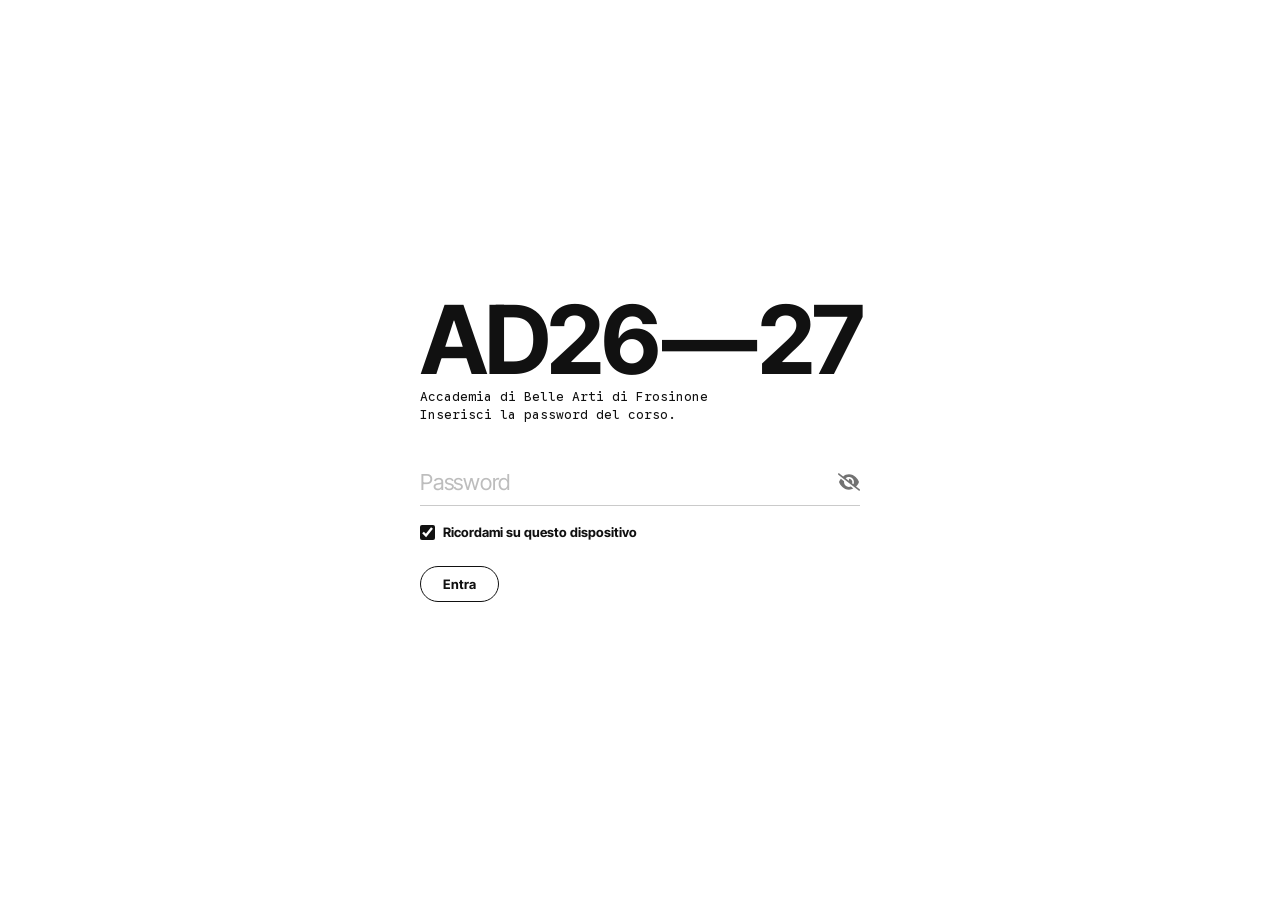
<file: link.html>
<!DOCTYPE html>
<html class="staticrypt-html">
    <head>
<meta name="robots" content="noindex" />
        <meta charset="utf-8" />
        <meta name="color-scheme" content="light" />
        <title>Art Direction 26/27</title>
        <meta name="viewport" content="width=device-width, initial-scale=1" />

        <!-- do not cache this page -->
        <meta http-equiv="cache-control" content="max-age=0" />
        <meta http-equiv="cache-control" content="no-cache" />
        <meta http-equiv="expires" content="0" />
        <meta http-equiv="expires" content="Tue, 01 Jan 1980 1:00:00 GMT" />
        <meta http-equiv="pragma" content="no-cache" />

        <style>
@font-face{font-family:"Inter Tight";src:url(fonts/inter-tight-latin-400-normal.woff2) format("woff2");font-weight:400}
@font-face{font-family:"Inter Tight";src:url(fonts/inter-tight-latin-700-normal.woff2) format("woff2");font-weight:700}
@font-face{font-family:"GSC";src:url(fonts/google-sans-code-latin-wght-normal.woff2) format("woff2");font-weight:100 900}
html,body{margin:0;height:100%;color-scheme:light}
.staticrypt-body{background:#fff;color:#111;font-family:"Inter Tight","Helvetica Neue",Arial,sans-serif;-webkit-font-smoothing:antialiased}
.hidden{display:none !important}
.staticrypt-content{min-height:100%;display:flex;align-items:center;justify-content:center;padding:20px;box-sizing:border-box}
.staticrypt-page{width:100%;max-width:440px}
.staticrypt-form{background:none;box-shadow:none;padding:0;margin:0}
.staticrypt-instructions{margin:0 0 34px}
.staticrypt-title{font-family:"Inter Tight","Helvetica Neue",Arial,sans-serif;font-weight:700;line-height:.8;letter-spacing:-.035em;margin:0 0 10px;white-space:nowrap;font-size:96px}.staticrypt-title .ad{display:inline-block;padding-top:.04em}.staticrypt-title .ad-dash{font-style:normal;margin-inline:.045em}
.staticrypt-instructions p:not(.staticrypt-title){font-family:"GSC",monospace;font-size:13px;line-height:1.45;margin:0;color:#111}
.staticrypt-hr{display:none}
.staticrypt-password-container{position:relative;border-bottom:1px solid #CACACA}
#staticrypt-password{width:100%;box-sizing:border-box;border:0;outline:0;background:transparent;font-family:"Inter Tight",sans-serif;font-size:22px;letter-spacing:-.01em;padding:10px 40px 10px 0;color:#111}
#staticrypt-password::placeholder{color:#bdbdbd}
.staticrypt-toggle-password-visibility{position:absolute;right:0;top:50%;transform:translateY(-50%);width:22px;height:22px;cursor:pointer;opacity:.55}
.staticrypt-remember{display:flex;align-items:center;gap:8px;font-size:13px;font-weight:700;margin:18px 0 0;cursor:pointer}
.staticrypt-remember input{width:15px;height:15px;margin:0;accent-color:#111}
.staticrypt-decrypt-button{margin-top:26px;font-family:"Inter Tight",sans-serif;font-size:13px;font-weight:700;color:#111;background:#fff;border:1px solid #111;border-radius:999px;padding:9px 22px;cursor:pointer;-webkit-appearance:none;appearance:none;transition:background .2s,color .2s}
.staticrypt-decrypt-button:hover,.staticrypt-decrypt-button:focus-visible{background:#111;color:#fff}
.staticrypt-spinner-container{height:100%;display:flex;align-items:center;justify-content:center}
.staticrypt-spinner{width:22px;height:22px;border:1.6px solid #111;border-right-color:transparent;border-radius:50%;animation:sp .8s linear infinite}
@keyframes sp{to{transform:rotate(360deg)}}
</style>
    </head>

    <body class="staticrypt-body">
        <div id="staticrypt_loading" class="staticrypt-spinner-container">
            <div class="staticrypt-spinner"></div>
        </div>

        <div id="staticrypt_content" class="staticrypt-content hidden">
            <div class="staticrypt-page">
                <div class="staticrypt-form">
                    <div class="staticrypt-instructions">
                        <p class="staticrypt-title" aria-label="Art Direction 2026–27"><span class="ad">AD26<i class="ad-dash">—</i>27</span></p>
                        <p>Accademia di Belle Arti di Frosinone<br>Inserisci la password del corso.</p>
                    </div>

                    <hr class="staticrypt-hr" />

                    <form id="staticrypt-form" action="#" method="post">
                        <div class="staticrypt-password-container">
                            <input
                                id="staticrypt-password"
                                type="password"
                                name="password"
                                placeholder="Password"
                                autofocus
                            />

                            <img
                                class="staticrypt-toggle-password-visibility"
                                alt="Show password"
                                title="Show password"
                                src="[data-uri]"
                            />
                        </div>

                        <label id="staticrypt-remember-label" class="staticrypt-remember hidden">
                            <input id="staticrypt-remember" type="checkbox" name="remember" checked />
                            Ricordami su questo dispositivo
                        </label>

                        <input type="submit" class="staticrypt-decrypt-button" value="Entra" />
                    </form>
                </div>
            </div>
        </div>

        <script>
            // these variables will be filled when generating the file - the template format is 'variable_name'
            const staticryptInitiator = ((function(){
  const exports = {};
  const cryptoEngine = ((function(){
  const exports = {};
  const { subtle } = crypto;

const IV_BITS = 16 * 8;
const HEX_BITS = 4;
const ENCRYPTION_ALGO = "AES-CBC";

/**
 * Translates between utf8 encoded hexadecimal strings
 * and Uint8Array bytes.
 */
const HexEncoder = {
    /**
     * hex string -> bytes
     * @param {string} hexString
     * @returns {Uint8Array}
     */
    parse: function (hexString) {
        if (hexString.length % 2 !== 0) throw "Invalid hexString";
        const arrayBuffer = new Uint8Array(hexString.length / 2);

        for (let i = 0; i < hexString.length; i += 2) {
            const byteValue = parseInt(hexString.substring(i, i + 2), 16);
            if (isNaN(byteValue)) {
                throw "Invalid hexString";
            }
            arrayBuffer[i / 2] = byteValue;
        }
        return arrayBuffer;
    },

    /**
     * bytes -> hex string
     * @param {Uint8Array} bytes
     * @returns {string}
     */
    stringify: function (bytes) {
        const hexBytes = [];

        for (let i = 0; i < bytes.length; ++i) {
            let byteString = bytes[i].toString(16);
            if (byteString.length < 2) {
                byteString = "0" + byteString;
            }
            hexBytes.push(byteString);
        }
        return hexBytes.join("");
    },
};

/**
 * Translates between utf8 strings and Uint8Array bytes.
 */
const UTF8Encoder = {
    parse: function (str) {
        return new TextEncoder().encode(str);
    },

    stringify: function (bytes) {
        return new TextDecoder().decode(bytes);
    },
};

/**
 * Salt and encrypt a msg with a password.
 */
async function encrypt(msg, hashedPassword) {
    // Must be 16 bytes, unpredictable, and preferably cryptographically random. However, it need not be secret.
    // https://developer.mozilla.org/en-US/docs/Web/API/SubtleCrypto/encrypt#parameters
    const iv = crypto.getRandomValues(new Uint8Array(IV_BITS / 8));

    const key = await subtle.importKey("raw", HexEncoder.parse(hashedPassword), ENCRYPTION_ALGO, false, ["encrypt"]);

    const encrypted = await subtle.encrypt(
        {
            name: ENCRYPTION_ALGO,
            iv: iv,
        },
        key,
        UTF8Encoder.parse(msg)
    );

    // iv will be 32 hex characters, we prepend it to the ciphertext for use in decryption
    return HexEncoder.stringify(iv) + HexEncoder.stringify(new Uint8Array(encrypted));
}
exports.encrypt = encrypt;

/**
 * Decrypt a salted msg using a password.
 *
 * @param {string} encryptedMsg
 * @param {string} hashedPassword
 * @returns {Promise<string>}
 */
async function decrypt(encryptedMsg, hashedPassword) {
    const ivLength = IV_BITS / HEX_BITS;
    const iv = HexEncoder.parse(encryptedMsg.substring(0, ivLength));
    const encrypted = encryptedMsg.substring(ivLength);

    const key = await subtle.importKey("raw", HexEncoder.parse(hashedPassword), ENCRYPTION_ALGO, false, ["decrypt"]);

    const outBuffer = await subtle.decrypt(
        {
            name: ENCRYPTION_ALGO,
            iv: iv,
        },
        key,
        HexEncoder.parse(encrypted)
    );

    return UTF8Encoder.stringify(new Uint8Array(outBuffer));
}
exports.decrypt = decrypt;

/**
 * Salt and hash the password so it can be stored in localStorage without opening a password reuse vulnerability.
 *
 * @param {string} password
 * @param {string} salt
 * @returns {Promise<string>}
 */
async function hashPassword(password, salt) {
    // we hash the password in multiple steps, each adding more iterations. This is because we used to allow less
    // iterations, so for backward compatibility reasons, we need to support going from that to more iterations.
    let hashedPassword = await hashLegacyRound(password, salt);

    hashedPassword = await hashSecondRound(hashedPassword, salt);

    return hashThirdRound(hashedPassword, salt);
}
exports.hashPassword = hashPassword;

/**
 * This hashes the password with 1k iterations. This is a low number, we need this function to support backwards
 * compatibility.
 *
 * @param {string} password
 * @param {string} salt
 * @returns {Promise<string>}
 */
function hashLegacyRound(password, salt) {
    return pbkdf2(password, salt, 1000, "SHA-1");
}
exports.hashLegacyRound = hashLegacyRound;

/**
 * Add a second round of iterations. This is because we used to use 1k, so for backwards compatibility with
 * remember-me/autodecrypt links, we need to support going from that to more iterations.
 *
 * @param hashedPassword
 * @param salt
 * @returns {Promise<string>}
 */
function hashSecondRound(hashedPassword, salt) {
    return pbkdf2(hashedPassword, salt, 14000, "SHA-256");
}
exports.hashSecondRound = hashSecondRound;

/**
 * Add a third round of iterations to bring total number to 600k. This is because we used to use 1k, then 15k, so for
 * backwards compatibility with remember-me/autodecrypt links, we need to support going from that to more iterations.
 *
 * @param hashedPassword
 * @param salt
 * @returns {Promise<string>}
 */
function hashThirdRound(hashedPassword, salt) {
    return pbkdf2(hashedPassword, salt, 585000, "SHA-256");
}
exports.hashThirdRound = hashThirdRound;

/**
 * Salt and hash the password so it can be stored in localStorage without opening a password reuse vulnerability.
 *
 * @param {string} password
 * @param {string} salt
 * @param {int} iterations
 * @param {string} hashAlgorithm
 * @returns {Promise<string>}
 */
async function pbkdf2(password, salt, iterations, hashAlgorithm) {
    const key = await subtle.importKey("raw", UTF8Encoder.parse(password), "PBKDF2", false, ["deriveBits"]);

    const keyBytes = await subtle.deriveBits(
        {
            name: "PBKDF2",
            hash: hashAlgorithm,
            iterations,
            salt: UTF8Encoder.parse(salt),
        },
        key,
        256
    );

    return HexEncoder.stringify(new Uint8Array(keyBytes));
}

function generateRandomSalt() {
    const bytes = crypto.getRandomValues(new Uint8Array(128 / 8));

    return HexEncoder.stringify(new Uint8Array(bytes));
}
exports.generateRandomSalt = generateRandomSalt;

async function signMessage(hashedPassword, message) {
    const key = await subtle.importKey(
        "raw",
        HexEncoder.parse(hashedPassword),
        {
            name: "HMAC",
            hash: "SHA-256",
        },
        false,
        ["sign"]
    );
    const signature = await subtle.sign("HMAC", key, UTF8Encoder.parse(message));

    return HexEncoder.stringify(new Uint8Array(signature));
}
exports.signMessage = signMessage;

function getRandomAlphanum() {
    const possibleCharacters = "abcdefghijklmnopqrstuvwxyzABCDEFGHIJKLMNOPQRSTUVWXYZ0123456789";

    let byteArray;
    let parsedInt;

    // Keep generating new random bytes until we get a value that falls
    // within a range that can be evenly divided by possibleCharacters.length
    do {
        byteArray = crypto.getRandomValues(new Uint8Array(1));
        // extract the lowest byte to get an int from 0 to 255 (probably unnecessary, since we're only generating 1 byte)
        parsedInt = byteArray[0] & 0xff;
    } while (parsedInt >= 256 - (256 % possibleCharacters.length));

    // Take the modulo of the parsed integer to get a random number between 0 and totalLength - 1
    const randomIndex = parsedInt % possibleCharacters.length;

    return possibleCharacters[randomIndex];
}

/**
 * Generate a random string of a given length.
 *
 * @param {int} length
 * @returns {string}
 */
function generateRandomString(length) {
    let randomString = "";

    for (let i = 0; i < length; i++) {
        randomString += getRandomAlphanum();
    }

    return randomString;
}
exports.generateRandomString = generateRandomString;

  return exports;
})());
const codec = ((function(){
  const exports = {};
  /**
 * Initialize the codec with the provided cryptoEngine - this return functions to encode and decode messages.
 *
 * @param cryptoEngine - the engine to use for encryption / decryption
 */
function init(cryptoEngine) {
    const exports = {};

    /**
     * Top-level function for encoding a message.
     * Includes password hashing, encryption, and signing.
     *
     * @param {string} msg
     * @param {string} password
     * @param {string} salt
     *
     * @returns {string} The encoded text
     */
    async function encode(msg, password, salt) {
        const hashedPassword = await cryptoEngine.hashPassword(password, salt);

        const encrypted = await cryptoEngine.encrypt(msg, hashedPassword);

        // we use the hashed password in the HMAC because this is effectively what will be used a password (so we can store
        // it in localStorage safely, we don't use the clear text password)
        const hmac = await cryptoEngine.signMessage(hashedPassword, encrypted);

        return hmac + encrypted;
    }
    exports.encode = encode;

    /**
     * Encode using a password that has already been hashed. This is useful to encode multiple messages in a row, that way
     * we don't need to hash the password multiple times.
     *
     * @param {string} msg
     * @param {string} hashedPassword
     *
     * @returns {string} The encoded text
     */
    async function encodeWithHashedPassword(msg, hashedPassword) {
        const encrypted = await cryptoEngine.encrypt(msg, hashedPassword);

        // we use the hashed password in the HMAC because this is effectively what will be used a password (so we can store
        // it in localStorage safely, we don't use the clear text password)
        const hmac = await cryptoEngine.signMessage(hashedPassword, encrypted);

        return hmac + encrypted;
    }
    exports.encodeWithHashedPassword = encodeWithHashedPassword;

    /**
     * Top-level function for decoding a message.
     * Includes signature check and decryption.
     *
     * @param {string} signedMsg
     * @param {string} hashedPassword
     * @param {string} salt
     * @param {int} backwardCompatibleAttempt
     * @param {string} originalPassword
     *
     * @returns {Object} {success: true, decoded: string} | {success: false, message: string}
     */
    async function decode(signedMsg, hashedPassword, salt, backwardCompatibleAttempt = 0, originalPassword = "") {
        const encryptedHMAC = signedMsg.substring(0, 64);
        const encryptedMsg = signedMsg.substring(64);
        const decryptedHMAC = await cryptoEngine.signMessage(hashedPassword, encryptedMsg);

        if (decryptedHMAC !== encryptedHMAC) {
            // we have been raising the number of iterations in the hashing algorithm multiple times, so to support the old
            // remember-me/autodecrypt links we need to try bringing the old hashes up to speed.
            originalPassword = originalPassword || hashedPassword;
            if (backwardCompatibleAttempt === 0) {
                const updatedHashedPassword = await cryptoEngine.hashThirdRound(originalPassword, salt);

                return decode(signedMsg, updatedHashedPassword, salt, backwardCompatibleAttempt + 1, originalPassword);
            }
            if (backwardCompatibleAttempt === 1) {
                let updatedHashedPassword = await cryptoEngine.hashSecondRound(originalPassword, salt);
                updatedHashedPassword = await cryptoEngine.hashThirdRound(updatedHashedPassword, salt);

                return decode(signedMsg, updatedHashedPassword, salt, backwardCompatibleAttempt + 1, originalPassword);
            }

            return { success: false, message: "Signature mismatch" };
        }

        return {
            success: true,
            decoded: await cryptoEngine.decrypt(encryptedMsg, hashedPassword),
        };
    }
    exports.decode = decode;

    return exports;
}
exports.init = init;

  return exports;
})());
const decode = codec.init(cryptoEngine).decode;

/**
 * Initialize the staticrypt module, that exposes functions callbable by the password_template.
 *
 * @param {{
 *  staticryptEncryptedMsgUniqueVariableName: string,
 *  isRememberEnabled: boolean,
 *  rememberDurationInDays: number,
 *  staticryptSaltUniqueVariableName: string,
 * }} staticryptConfig - object of data that is stored on the password_template at encryption time.
 *
 * @param {{
 *  rememberExpirationKey: string,
 *  rememberPassphraseKey: string,
 *  replaceHtmlCallback: function,
 *  clearLocalStorageCallback: function,
 * }} templateConfig - object of data that can be configured by a custom password_template.
 */
function init(staticryptConfig, templateConfig) {
    const exports = {};

    /**
     * Decrypt our encrypted page, replace the whole HTML.
     *
     * @param {string} hashedPassword
     * @returns {Promise<boolean>}
     */
    async function decryptAndReplaceHtml(hashedPassword) {
        const { staticryptEncryptedMsgUniqueVariableName, staticryptSaltUniqueVariableName } = staticryptConfig;
        const { replaceHtmlCallback } = templateConfig;

        const result = await decode(
            staticryptEncryptedMsgUniqueVariableName,
            hashedPassword,
            staticryptSaltUniqueVariableName
        );
        if (!result.success) {
            return false;
        }
        const plainHTML = result.decoded;

        // if the user configured a callback call it, otherwise just replace the whole HTML
        if (typeof replaceHtmlCallback === "function") {
            replaceHtmlCallback(plainHTML);
        } else {
            document.write(plainHTML);
            document.close();
        }

        return true;
    }

    /**
     * Attempt to decrypt the page and replace the whole HTML.
     *
     * @param {string} password
     * @param {boolean} isRememberChecked
     *
     * @returns {Promise<{isSuccessful: boolean, hashedPassword?: string}>} - we return an object, so that if we want to
     *   expose more information in the future we can do it without breaking the password_template
     */
    async function handleDecryptionOfPage(password, isRememberChecked) {
        const { staticryptSaltUniqueVariableName } = staticryptConfig;

        // decrypt and replace the whole page
        const hashedPassword = await cryptoEngine.hashPassword(password, staticryptSaltUniqueVariableName);
        return handleDecryptionOfPageFromHash(hashedPassword, isRememberChecked);
    }
    exports.handleDecryptionOfPage = handleDecryptionOfPage;

    async function handleDecryptionOfPageFromHash(hashedPassword, isRememberChecked) {
        const { isRememberEnabled, rememberDurationInDays } = staticryptConfig;
        const { rememberExpirationKey, rememberPassphraseKey } = templateConfig;

        const isDecryptionSuccessful = await decryptAndReplaceHtml(hashedPassword);

        if (!isDecryptionSuccessful) {
            return {
                isSuccessful: false,
                hashedPassword,
            };
        }

        // remember the hashedPassword and set its expiration if necessary
        if (isRememberEnabled && isRememberChecked) {
            window.localStorage.setItem(rememberPassphraseKey, hashedPassword);

            // set the expiration if the duration isn't 0 (meaning no expiration)
            if (rememberDurationInDays > 0) {
                window.localStorage.setItem(
                    rememberExpirationKey,
                    (new Date().getTime() + rememberDurationInDays * 24 * 60 * 60 * 1000).toString()
                );
            }
        }

        return {
            isSuccessful: true,
            hashedPassword,
        };
    }
    exports.handleDecryptionOfPageFromHash = handleDecryptionOfPageFromHash;

    /**
     * Clear localstorage from staticrypt related values
     */
    function clearLocalStorage() {
        const { clearLocalStorageCallback, rememberExpirationKey, rememberPassphraseKey } = templateConfig;

        if (typeof clearLocalStorageCallback === "function") {
            clearLocalStorageCallback();
        } else {
            localStorage.removeItem(rememberPassphraseKey);
            localStorage.removeItem(rememberExpirationKey);
        }
    }

    async function handleDecryptOnLoad() {
        let isSuccessful = await decryptOnLoadFromUrl();

        if (!isSuccessful) {
            isSuccessful = await decryptOnLoadFromRememberMe();
        }

        return { isSuccessful };
    }
    exports.handleDecryptOnLoad = handleDecryptOnLoad;

    /**
     * Clear storage if we are logging out
     *
     * @returns {boolean} - whether we logged out
     */
    function logoutIfNeeded() {
        const logoutKey = "staticrypt_logout";

        // handle logout through query param
        const queryParams = new URLSearchParams(window.location.search);
        if (queryParams.has(logoutKey)) {
            clearLocalStorage();
            return true;
        }

        // handle logout through URL fragment
        const hash = window.location.hash.substring(1);
        if (hash.includes(logoutKey)) {
            clearLocalStorage();
            return true;
        }

        return false;
    }

    /**
     * To be called on load: check if we want to try to decrypt and replace the HTML with the decrypted content, and
     * try to do it if needed.
     *
     * @returns {Promise<boolean>} true if we derypted and replaced the whole page, false otherwise
     */
    async function decryptOnLoadFromRememberMe() {
        const { rememberDurationInDays } = staticryptConfig;
        const { rememberExpirationKey, rememberPassphraseKey } = templateConfig;

        // if we are login out, terminate
        if (logoutIfNeeded()) {
            return false;
        }

        // if there is expiration configured, check if we're not beyond the expiration
        if (rememberDurationInDays && rememberDurationInDays > 0) {
            const expiration = localStorage.getItem(rememberExpirationKey),
                isExpired = expiration && new Date().getTime() > parseInt(expiration);

            if (isExpired) {
                clearLocalStorage();
                return false;
            }
        }

        const hashedPassword = localStorage.getItem(rememberPassphraseKey);

        if (hashedPassword) {
            // try to decrypt
            const isDecryptionSuccessful = await decryptAndReplaceHtml(hashedPassword);

            // if the decryption is unsuccessful the password might be wrong - silently clear the saved data and let
            // the user fill the password form again
            if (!isDecryptionSuccessful) {
                clearLocalStorage();
                return false;
            }

            return true;
        }

        return false;
    }

    async function decryptOnLoadFromUrl() {
        const passwordKey = "staticrypt_pwd";
        const rememberMeKey = "remember_me";

        // try to get the password from the query param (for backward compatibility - we now want to avoid this method,
        // since it sends the hashed password to the server which isn't needed)
        const queryParams = new URLSearchParams(window.location.search);
        const hashedPasswordQuery = queryParams.get(passwordKey);
        const rememberMeQuery = queryParams.get(rememberMeKey);

        const urlFragment = window.location.hash.substring(1);
        // get the password from the url fragment
        const hashedPasswordRegexMatch = urlFragment.match(new RegExp(passwordKey + "=([^&]*)"));
        const hashedPasswordFragment = hashedPasswordRegexMatch ? hashedPasswordRegexMatch[1] : null;
        const rememberMeFragment = urlFragment.includes(rememberMeKey);

        const hashedPassword = hashedPasswordFragment || hashedPasswordQuery;
        const rememberMe = rememberMeFragment || rememberMeQuery;

        if (hashedPassword) {
            return handleDecryptionOfPageFromHash(hashedPassword, rememberMe);
        }

        return false;
    }

    return exports;
}
exports.init = init;

  return exports;
})());
            const templateError = "Password non corretta",
                templateToggleAltShow = "Show password",
                templateToggleAltHide = "Hide password",
                isRememberEnabled = true,
                staticryptConfig = {"staticryptEncryptedMsgUniqueVariableName":"[base64]","isRememberEnabled":true,"rememberDurationInDays":30,"staticryptSaltUniqueVariableName":"b821e0aa10d270e2ea5f87ff5c4ee084"};

            // you can edit these values to customize some of the behavior of StatiCrypt
            const templateConfig = {
                rememberExpirationKey: "staticrypt_expiration",
                rememberPassphraseKey: "staticrypt_passphrase",
                replaceHtmlCallback: function (html) {
                    // 27.10: la pagina resta nascosta finché style.css non è caricato (niente lampo di testo senza stile), come in Design editoriale
                    html = html.replace(/<head([^>]*)>/i, '<head$1><style id="sc-pre">html{visibility:hidden}</style>');
                    html = html.replace(/<body([^>]*)>/i, '<body$1><scr' + 'ipt>(function(){var s=document.getElementById("sc-pre");if(s)s.remove();})();<\/script>');
                    document.write(html);
                    document.close();
                },
                clearLocalStorageCallback: null,
            };

            // init the staticrypt engine
            const staticrypt = staticryptInitiator.init(staticryptConfig, templateConfig);

            const SESSION_KEY = "staticrypt_sessione";

            // try to automatically decrypt on load if there is a saved password
            window.onload = async function () {
                let { isSuccessful } = await staticrypt.handleDecryptOnLoad();

                // 27.10: senza «Ricordami» la password vale per la sessione del browser (sessionStorage),
                // così passando tra Lezioni, Studenti e Link non viene richiesta di nuovo
                if (!isSuccessful) {
                    let h = null;
                    try { h = sessionStorage.getItem(SESSION_KEY); } catch (e) {}
                    if (h) {
                        ({ isSuccessful } = await staticrypt.handleDecryptionOfPageFromHash(h, false));
                        if (!isSuccessful) { try { sessionStorage.removeItem(SESSION_KEY); } catch (e) {} }
                    }
                }

                // if we didn't decrypt anything on load, show the password prompt. Otherwise the content has already been
                // replaced, no need to do anything
                if (!isSuccessful) {
                    // hide loading screen
                    document.getElementById("staticrypt_loading").classList.add("hidden");
                    document.getElementById("staticrypt_content").classList.remove("hidden");
                    document.getElementById("staticrypt-password").focus();

                    // show the remember me checkbox
                    if (isRememberEnabled) {
                        document.getElementById("staticrypt-remember-label").classList.remove("hidden");
                    }
                }
            };

            // toggle password visibility
            const toggleIcon = document.querySelector(".staticrypt-toggle-password-visibility");
            // these two icons are coming from FontAwesome
            const imgSrcEyeClosed =
                "[data-uri]";
            const imgSrcEyeOpened =
                "[data-uri]";
            toggleIcon.addEventListener("click", function () {
                const passwordInput = document.getElementById("staticrypt-password");
                if (passwordInput.type === "password") {
                    passwordInput.type = "text";
                    toggleIcon.src = imgSrcEyeOpened;
                    toggleIcon.alt = templateToggleAltHide;
                    toggleIcon.title = templateToggleAltHide;
                } else {
                    passwordInput.type = "password";
                    toggleIcon.src = imgSrcEyeClosed;
                    toggleIcon.alt = templateToggleAltShow;
                    toggleIcon.title = templateToggleAltShow;
                }
            });

            // handle password form submission
            document.getElementById("staticrypt-form").addEventListener("submit", async function (e) {
                e.preventDefault();

                const password = document.getElementById("staticrypt-password").value,
                    isRememberChecked = document.getElementById("staticrypt-remember").checked;

                const { isSuccessful, hashedPassword } = await staticrypt.handleDecryptionOfPage(password, isRememberChecked);

                if (isSuccessful && hashedPassword) {
                    try { sessionStorage.setItem(SESSION_KEY, hashedPassword); } catch (e) {}
                }

                if (!isSuccessful) {
                    alert(templateError);
                }
            });
        </script>
    <script>
(function () {
  function fit() {
    var t = document.querySelector('.staticrypt-title'), a = t && t.querySelector('.ad'), w = t && t.parentNode.clientWidth;
    if (!a || !w) return;
    t.style.fontSize = '100px';
    t.style.fontSize = (100 * w / a.getBoundingClientRect().width) + 'px';
  }
  if (document.fonts && document.fonts.ready) document.fonts.ready.then(fit);
  window.addEventListener('load', fit); window.addEventListener('resize', fit);
  new MutationObserver(fit).observe(document.getElementById('staticrypt_content'), { attributes: true, attributeFilter: ['class'] });
})();
</script>
</body>
</html>
</file>
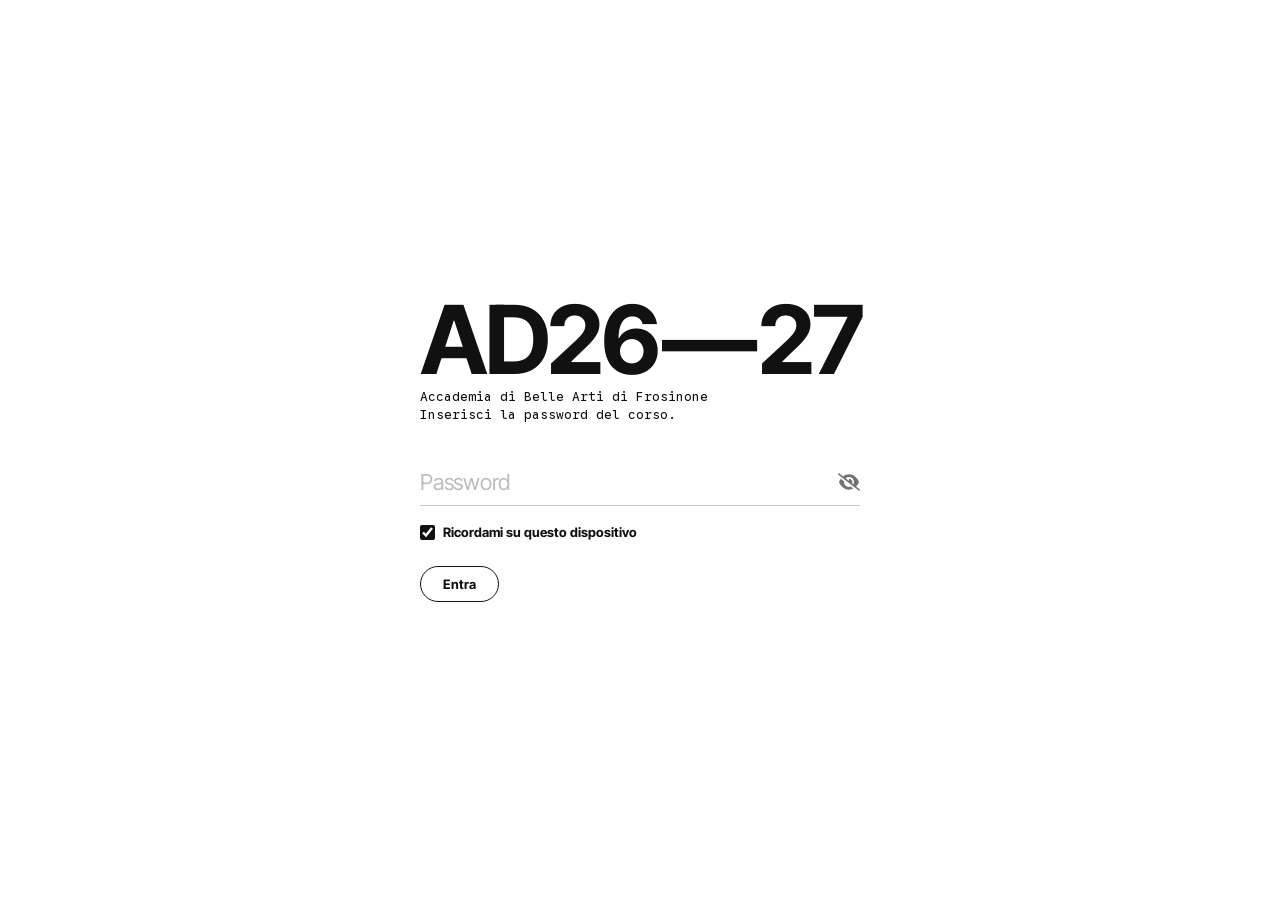
<file: risorse-colore.html>
<!DOCTYPE html>
<html class="staticrypt-html">
    <head>
<meta name="robots" content="noindex" />
        <meta charset="utf-8" />
        <meta name="color-scheme" content="light" />
        <title>Art Direction 26/27</title>
        <meta name="viewport" content="width=device-width, initial-scale=1" />

        <!-- do not cache this page -->
        <meta http-equiv="cache-control" content="max-age=0" />
        <meta http-equiv="cache-control" content="no-cache" />
        <meta http-equiv="expires" content="0" />
        <meta http-equiv="expires" content="Tue, 01 Jan 1980 1:00:00 GMT" />
        <meta http-equiv="pragma" content="no-cache" />

        <style>
@font-face{font-family:"Inter Tight";src:url(fonts/inter-tight-latin-400-normal.woff2) format("woff2");font-weight:400}
@font-face{font-family:"Inter Tight";src:url(fonts/inter-tight-latin-700-normal.woff2) format("woff2");font-weight:700}
@font-face{font-family:"GSC";src:url(fonts/google-sans-code-latin-wght-normal.woff2) format("woff2");font-weight:100 900}
html,body{margin:0;height:100%;color-scheme:light}
.staticrypt-body{background:#fff;color:#111;font-family:"Inter Tight","Helvetica Neue",Arial,sans-serif;-webkit-font-smoothing:antialiased}
.hidden{display:none !important}
.staticrypt-content{min-height:100%;display:flex;align-items:center;justify-content:center;padding:20px;box-sizing:border-box}
.staticrypt-page{width:100%;max-width:440px}
.staticrypt-form{background:none;box-shadow:none;padding:0;margin:0}
.staticrypt-instructions{margin:0 0 34px}
.staticrypt-title{font-family:"Inter Tight","Helvetica Neue",Arial,sans-serif;font-weight:700;line-height:.8;letter-spacing:-.035em;margin:0 0 10px;white-space:nowrap;font-size:96px}.staticrypt-title .ad{display:inline-block;padding-top:.04em}.staticrypt-title .ad-dash{font-style:normal;margin-inline:.045em}
.staticrypt-instructions p:not(.staticrypt-title){font-family:"GSC",monospace;font-size:13px;line-height:1.45;margin:0;color:#111}
.staticrypt-hr{display:none}
.staticrypt-password-container{position:relative;border-bottom:1px solid #CACACA}
#staticrypt-password{width:100%;box-sizing:border-box;border:0;outline:0;background:transparent;font-family:"Inter Tight",sans-serif;font-size:22px;letter-spacing:-.01em;padding:10px 40px 10px 0;color:#111}
#staticrypt-password::placeholder{color:#bdbdbd}
.staticrypt-toggle-password-visibility{position:absolute;right:0;top:50%;transform:translateY(-50%);width:22px;height:22px;cursor:pointer;opacity:.55}
.staticrypt-remember{display:flex;align-items:center;gap:8px;font-size:13px;font-weight:700;margin:18px 0 0;cursor:pointer}
.staticrypt-remember input{width:15px;height:15px;margin:0;accent-color:#111}
.staticrypt-decrypt-button{margin-top:26px;font-family:"Inter Tight",sans-serif;font-size:13px;font-weight:700;color:#111;background:#fff;border:1px solid #111;border-radius:999px;padding:9px 22px;cursor:pointer;-webkit-appearance:none;appearance:none;transition:background .2s,color .2s}
.staticrypt-decrypt-button:hover,.staticrypt-decrypt-button:focus-visible{background:#111;color:#fff}
.staticrypt-spinner-container{height:100%;display:flex;align-items:center;justify-content:center}
.staticrypt-spinner{width:22px;height:22px;border:1.6px solid #111;border-right-color:transparent;border-radius:50%;animation:sp .8s linear infinite}
@keyframes sp{to{transform:rotate(360deg)}}
</style>
    </head>

    <body class="staticrypt-body">
        <div id="staticrypt_loading" class="staticrypt-spinner-container">
            <div class="staticrypt-spinner"></div>
        </div>

        <div id="staticrypt_content" class="staticrypt-content hidden">
            <div class="staticrypt-page">
                <div class="staticrypt-form">
                    <div class="staticrypt-instructions">
                        <p class="staticrypt-title" aria-label="Art Direction 2026–27"><span class="ad">AD26<i class="ad-dash">—</i>27</span></p>
                        <p>Accademia di Belle Arti di Frosinone<br>Inserisci la password del corso.</p>
                    </div>

                    <hr class="staticrypt-hr" />

                    <form id="staticrypt-form" action="#" method="post">
                        <div class="staticrypt-password-container">
                            <input
                                id="staticrypt-password"
                                type="password"
                                name="password"
                                placeholder="Password"
                                autofocus
                            />

                            <img
                                class="staticrypt-toggle-password-visibility"
                                alt="Show password"
                                title="Show password"
                                src="[data-uri]"
                            />
                        </div>

                        <label id="staticrypt-remember-label" class="staticrypt-remember hidden">
                            <input id="staticrypt-remember" type="checkbox" name="remember" checked />
                            Ricordami su questo dispositivo
                        </label>

                        <input type="submit" class="staticrypt-decrypt-button" value="Entra" />
                    </form>
                </div>
            </div>
        </div>

        <script>
            // these variables will be filled when generating the file - the template format is 'variable_name'
            const staticryptInitiator = ((function(){
  const exports = {};
  const cryptoEngine = ((function(){
  const exports = {};
  const { subtle } = crypto;

const IV_BITS = 16 * 8;
const HEX_BITS = 4;
const ENCRYPTION_ALGO = "AES-CBC";

/**
 * Translates between utf8 encoded hexadecimal strings
 * and Uint8Array bytes.
 */
const HexEncoder = {
    /**
     * hex string -> bytes
     * @param {string} hexString
     * @returns {Uint8Array}
     */
    parse: function (hexString) {
        if (hexString.length % 2 !== 0) throw "Invalid hexString";
        const arrayBuffer = new Uint8Array(hexString.length / 2);

        for (let i = 0; i < hexString.length; i += 2) {
            const byteValue = parseInt(hexString.substring(i, i + 2), 16);
            if (isNaN(byteValue)) {
                throw "Invalid hexString";
            }
            arrayBuffer[i / 2] = byteValue;
        }
        return arrayBuffer;
    },

    /**
     * bytes -> hex string
     * @param {Uint8Array} bytes
     * @returns {string}
     */
    stringify: function (bytes) {
        const hexBytes = [];

        for (let i = 0; i < bytes.length; ++i) {
            let byteString = bytes[i].toString(16);
            if (byteString.length < 2) {
                byteString = "0" + byteString;
            }
            hexBytes.push(byteString);
        }
        return hexBytes.join("");
    },
};

/**
 * Translates between utf8 strings and Uint8Array bytes.
 */
const UTF8Encoder = {
    parse: function (str) {
        return new TextEncoder().encode(str);
    },

    stringify: function (bytes) {
        return new TextDecoder().decode(bytes);
    },
};

/**
 * Salt and encrypt a msg with a password.
 */
async function encrypt(msg, hashedPassword) {
    // Must be 16 bytes, unpredictable, and preferably cryptographically random. However, it need not be secret.
    // https://developer.mozilla.org/en-US/docs/Web/API/SubtleCrypto/encrypt#parameters
    const iv = crypto.getRandomValues(new Uint8Array(IV_BITS / 8));

    const key = await subtle.importKey("raw", HexEncoder.parse(hashedPassword), ENCRYPTION_ALGO, false, ["encrypt"]);

    const encrypted = await subtle.encrypt(
        {
            name: ENCRYPTION_ALGO,
            iv: iv,
        },
        key,
        UTF8Encoder.parse(msg)
    );

    // iv will be 32 hex characters, we prepend it to the ciphertext for use in decryption
    return HexEncoder.stringify(iv) + HexEncoder.stringify(new Uint8Array(encrypted));
}
exports.encrypt = encrypt;

/**
 * Decrypt a salted msg using a password.
 *
 * @param {string} encryptedMsg
 * @param {string} hashedPassword
 * @returns {Promise<string>}
 */
async function decrypt(encryptedMsg, hashedPassword) {
    const ivLength = IV_BITS / HEX_BITS;
    const iv = HexEncoder.parse(encryptedMsg.substring(0, ivLength));
    const encrypted = encryptedMsg.substring(ivLength);

    const key = await subtle.importKey("raw", HexEncoder.parse(hashedPassword), ENCRYPTION_ALGO, false, ["decrypt"]);

    const outBuffer = await subtle.decrypt(
        {
            name: ENCRYPTION_ALGO,
            iv: iv,
        },
        key,
        HexEncoder.parse(encrypted)
    );

    return UTF8Encoder.stringify(new Uint8Array(outBuffer));
}
exports.decrypt = decrypt;

/**
 * Salt and hash the password so it can be stored in localStorage without opening a password reuse vulnerability.
 *
 * @param {string} password
 * @param {string} salt
 * @returns {Promise<string>}
 */
async function hashPassword(password, salt) {
    // we hash the password in multiple steps, each adding more iterations. This is because we used to allow less
    // iterations, so for backward compatibility reasons, we need to support going from that to more iterations.
    let hashedPassword = await hashLegacyRound(password, salt);

    hashedPassword = await hashSecondRound(hashedPassword, salt);

    return hashThirdRound(hashedPassword, salt);
}
exports.hashPassword = hashPassword;

/**
 * This hashes the password with 1k iterations. This is a low number, we need this function to support backwards
 * compatibility.
 *
 * @param {string} password
 * @param {string} salt
 * @returns {Promise<string>}
 */
function hashLegacyRound(password, salt) {
    return pbkdf2(password, salt, 1000, "SHA-1");
}
exports.hashLegacyRound = hashLegacyRound;

/**
 * Add a second round of iterations. This is because we used to use 1k, so for backwards compatibility with
 * remember-me/autodecrypt links, we need to support going from that to more iterations.
 *
 * @param hashedPassword
 * @param salt
 * @returns {Promise<string>}
 */
function hashSecondRound(hashedPassword, salt) {
    return pbkdf2(hashedPassword, salt, 14000, "SHA-256");
}
exports.hashSecondRound = hashSecondRound;

/**
 * Add a third round of iterations to bring total number to 600k. This is because we used to use 1k, then 15k, so for
 * backwards compatibility with remember-me/autodecrypt links, we need to support going from that to more iterations.
 *
 * @param hashedPassword
 * @param salt
 * @returns {Promise<string>}
 */
function hashThirdRound(hashedPassword, salt) {
    return pbkdf2(hashedPassword, salt, 585000, "SHA-256");
}
exports.hashThirdRound = hashThirdRound;

/**
 * Salt and hash the password so it can be stored in localStorage without opening a password reuse vulnerability.
 *
 * @param {string} password
 * @param {string} salt
 * @param {int} iterations
 * @param {string} hashAlgorithm
 * @returns {Promise<string>}
 */
async function pbkdf2(password, salt, iterations, hashAlgorithm) {
    const key = await subtle.importKey("raw", UTF8Encoder.parse(password), "PBKDF2", false, ["deriveBits"]);

    const keyBytes = await subtle.deriveBits(
        {
            name: "PBKDF2",
            hash: hashAlgorithm,
            iterations,
            salt: UTF8Encoder.parse(salt),
        },
        key,
        256
    );

    return HexEncoder.stringify(new Uint8Array(keyBytes));
}

function generateRandomSalt() {
    const bytes = crypto.getRandomValues(new Uint8Array(128 / 8));

    return HexEncoder.stringify(new Uint8Array(bytes));
}
exports.generateRandomSalt = generateRandomSalt;

async function signMessage(hashedPassword, message) {
    const key = await subtle.importKey(
        "raw",
        HexEncoder.parse(hashedPassword),
        {
            name: "HMAC",
            hash: "SHA-256",
        },
        false,
        ["sign"]
    );
    const signature = await subtle.sign("HMAC", key, UTF8Encoder.parse(message));

    return HexEncoder.stringify(new Uint8Array(signature));
}
exports.signMessage = signMessage;

function getRandomAlphanum() {
    const possibleCharacters = "abcdefghijklmnopqrstuvwxyzABCDEFGHIJKLMNOPQRSTUVWXYZ0123456789";

    let byteArray;
    let parsedInt;

    // Keep generating new random bytes until we get a value that falls
    // within a range that can be evenly divided by possibleCharacters.length
    do {
        byteArray = crypto.getRandomValues(new Uint8Array(1));
        // extract the lowest byte to get an int from 0 to 255 (probably unnecessary, since we're only generating 1 byte)
        parsedInt = byteArray[0] & 0xff;
    } while (parsedInt >= 256 - (256 % possibleCharacters.length));

    // Take the modulo of the parsed integer to get a random number between 0 and totalLength - 1
    const randomIndex = parsedInt % possibleCharacters.length;

    return possibleCharacters[randomIndex];
}

/**
 * Generate a random string of a given length.
 *
 * @param {int} length
 * @returns {string}
 */
function generateRandomString(length) {
    let randomString = "";

    for (let i = 0; i < length; i++) {
        randomString += getRandomAlphanum();
    }

    return randomString;
}
exports.generateRandomString = generateRandomString;

  return exports;
})());
const codec = ((function(){
  const exports = {};
  /**
 * Initialize the codec with the provided cryptoEngine - this return functions to encode and decode messages.
 *
 * @param cryptoEngine - the engine to use for encryption / decryption
 */
function init(cryptoEngine) {
    const exports = {};

    /**
     * Top-level function for encoding a message.
     * Includes password hashing, encryption, and signing.
     *
     * @param {string} msg
     * @param {string} password
     * @param {string} salt
     *
     * @returns {string} The encoded text
     */
    async function encode(msg, password, salt) {
        const hashedPassword = await cryptoEngine.hashPassword(password, salt);

        const encrypted = await cryptoEngine.encrypt(msg, hashedPassword);

        // we use the hashed password in the HMAC because this is effectively what will be used a password (so we can store
        // it in localStorage safely, we don't use the clear text password)
        const hmac = await cryptoEngine.signMessage(hashedPassword, encrypted);

        return hmac + encrypted;
    }
    exports.encode = encode;

    /**
     * Encode using a password that has already been hashed. This is useful to encode multiple messages in a row, that way
     * we don't need to hash the password multiple times.
     *
     * @param {string} msg
     * @param {string} hashedPassword
     *
     * @returns {string} The encoded text
     */
    async function encodeWithHashedPassword(msg, hashedPassword) {
        const encrypted = await cryptoEngine.encrypt(msg, hashedPassword);

        // we use the hashed password in the HMAC because this is effectively what will be used a password (so we can store
        // it in localStorage safely, we don't use the clear text password)
        const hmac = await cryptoEngine.signMessage(hashedPassword, encrypted);

        return hmac + encrypted;
    }
    exports.encodeWithHashedPassword = encodeWithHashedPassword;

    /**
     * Top-level function for decoding a message.
     * Includes signature check and decryption.
     *
     * @param {string} signedMsg
     * @param {string} hashedPassword
     * @param {string} salt
     * @param {int} backwardCompatibleAttempt
     * @param {string} originalPassword
     *
     * @returns {Object} {success: true, decoded: string} | {success: false, message: string}
     */
    async function decode(signedMsg, hashedPassword, salt, backwardCompatibleAttempt = 0, originalPassword = "") {
        const encryptedHMAC = signedMsg.substring(0, 64);
        const encryptedMsg = signedMsg.substring(64);
        const decryptedHMAC = await cryptoEngine.signMessage(hashedPassword, encryptedMsg);

        if (decryptedHMAC !== encryptedHMAC) {
            // we have been raising the number of iterations in the hashing algorithm multiple times, so to support the old
            // remember-me/autodecrypt links we need to try bringing the old hashes up to speed.
            originalPassword = originalPassword || hashedPassword;
            if (backwardCompatibleAttempt === 0) {
                const updatedHashedPassword = await cryptoEngine.hashThirdRound(originalPassword, salt);

                return decode(signedMsg, updatedHashedPassword, salt, backwardCompatibleAttempt + 1, originalPassword);
            }
            if (backwardCompatibleAttempt === 1) {
                let updatedHashedPassword = await cryptoEngine.hashSecondRound(originalPassword, salt);
                updatedHashedPassword = await cryptoEngine.hashThirdRound(updatedHashedPassword, salt);

                return decode(signedMsg, updatedHashedPassword, salt, backwardCompatibleAttempt + 1, originalPassword);
            }

            return { success: false, message: "Signature mismatch" };
        }

        return {
            success: true,
            decoded: await cryptoEngine.decrypt(encryptedMsg, hashedPassword),
        };
    }
    exports.decode = decode;

    return exports;
}
exports.init = init;

  return exports;
})());
const decode = codec.init(cryptoEngine).decode;

/**
 * Initialize the staticrypt module, that exposes functions callbable by the password_template.
 *
 * @param {{
 *  staticryptEncryptedMsgUniqueVariableName: string,
 *  isRememberEnabled: boolean,
 *  rememberDurationInDays: number,
 *  staticryptSaltUniqueVariableName: string,
 * }} staticryptConfig - object of data that is stored on the password_template at encryption time.
 *
 * @param {{
 *  rememberExpirationKey: string,
 *  rememberPassphraseKey: string,
 *  replaceHtmlCallback: function,
 *  clearLocalStorageCallback: function,
 * }} templateConfig - object of data that can be configured by a custom password_template.
 */
function init(staticryptConfig, templateConfig) {
    const exports = {};

    /**
     * Decrypt our encrypted page, replace the whole HTML.
     *
     * @param {string} hashedPassword
     * @returns {Promise<boolean>}
     */
    async function decryptAndReplaceHtml(hashedPassword) {
        const { staticryptEncryptedMsgUniqueVariableName, staticryptSaltUniqueVariableName } = staticryptConfig;
        const { replaceHtmlCallback } = templateConfig;

        const result = await decode(
            staticryptEncryptedMsgUniqueVariableName,
            hashedPassword,
            staticryptSaltUniqueVariableName
        );
        if (!result.success) {
            return false;
        }
        const plainHTML = result.decoded;

        // if the user configured a callback call it, otherwise just replace the whole HTML
        if (typeof replaceHtmlCallback === "function") {
            replaceHtmlCallback(plainHTML);
        } else {
            document.write(plainHTML);
            document.close();
        }

        return true;
    }

    /**
     * Attempt to decrypt the page and replace the whole HTML.
     *
     * @param {string} password
     * @param {boolean} isRememberChecked
     *
     * @returns {Promise<{isSuccessful: boolean, hashedPassword?: string}>} - we return an object, so that if we want to
     *   expose more information in the future we can do it without breaking the password_template
     */
    async function handleDecryptionOfPage(password, isRememberChecked) {
        const { staticryptSaltUniqueVariableName } = staticryptConfig;

        // decrypt and replace the whole page
        const hashedPassword = await cryptoEngine.hashPassword(password, staticryptSaltUniqueVariableName);
        return handleDecryptionOfPageFromHash(hashedPassword, isRememberChecked);
    }
    exports.handleDecryptionOfPage = handleDecryptionOfPage;

    async function handleDecryptionOfPageFromHash(hashedPassword, isRememberChecked) {
        const { isRememberEnabled, rememberDurationInDays } = staticryptConfig;
        const { rememberExpirationKey, rememberPassphraseKey } = templateConfig;

        const isDecryptionSuccessful = await decryptAndReplaceHtml(hashedPassword);

        if (!isDecryptionSuccessful) {
            return {
                isSuccessful: false,
                hashedPassword,
            };
        }

        // remember the hashedPassword and set its expiration if necessary
        if (isRememberEnabled && isRememberChecked) {
            window.localStorage.setItem(rememberPassphraseKey, hashedPassword);

            // set the expiration if the duration isn't 0 (meaning no expiration)
            if (rememberDurationInDays > 0) {
                window.localStorage.setItem(
                    rememberExpirationKey,
                    (new Date().getTime() + rememberDurationInDays * 24 * 60 * 60 * 1000).toString()
                );
            }
        }

        return {
            isSuccessful: true,
            hashedPassword,
        };
    }
    exports.handleDecryptionOfPageFromHash = handleDecryptionOfPageFromHash;

    /**
     * Clear localstorage from staticrypt related values
     */
    function clearLocalStorage() {
        const { clearLocalStorageCallback, rememberExpirationKey, rememberPassphraseKey } = templateConfig;

        if (typeof clearLocalStorageCallback === "function") {
            clearLocalStorageCallback();
        } else {
            localStorage.removeItem(rememberPassphraseKey);
            localStorage.removeItem(rememberExpirationKey);
        }
    }

    async function handleDecryptOnLoad() {
        let isSuccessful = await decryptOnLoadFromUrl();

        if (!isSuccessful) {
            isSuccessful = await decryptOnLoadFromRememberMe();
        }

        return { isSuccessful };
    }
    exports.handleDecryptOnLoad = handleDecryptOnLoad;

    /**
     * Clear storage if we are logging out
     *
     * @returns {boolean} - whether we logged out
     */
    function logoutIfNeeded() {
        const logoutKey = "staticrypt_logout";

        // handle logout through query param
        const queryParams = new URLSearchParams(window.location.search);
        if (queryParams.has(logoutKey)) {
            clearLocalStorage();
            return true;
        }

        // handle logout through URL fragment
        const hash = window.location.hash.substring(1);
        if (hash.includes(logoutKey)) {
            clearLocalStorage();
            return true;
        }

        return false;
    }

    /**
     * To be called on load: check if we want to try to decrypt and replace the HTML with the decrypted content, and
     * try to do it if needed.
     *
     * @returns {Promise<boolean>} true if we derypted and replaced the whole page, false otherwise
     */
    async function decryptOnLoadFromRememberMe() {
        const { rememberDurationInDays } = staticryptConfig;
        const { rememberExpirationKey, rememberPassphraseKey } = templateConfig;

        // if we are login out, terminate
        if (logoutIfNeeded()) {
            return false;
        }

        // if there is expiration configured, check if we're not beyond the expiration
        if (rememberDurationInDays && rememberDurationInDays > 0) {
            const expiration = localStorage.getItem(rememberExpirationKey),
                isExpired = expiration && new Date().getTime() > parseInt(expiration);

            if (isExpired) {
                clearLocalStorage();
                return false;
            }
        }

        const hashedPassword = localStorage.getItem(rememberPassphraseKey);

        if (hashedPassword) {
            // try to decrypt
            const isDecryptionSuccessful = await decryptAndReplaceHtml(hashedPassword);

            // if the decryption is unsuccessful the password might be wrong - silently clear the saved data and let
            // the user fill the password form again
            if (!isDecryptionSuccessful) {
                clearLocalStorage();
                return false;
            }

            return true;
        }

        return false;
    }

    async function decryptOnLoadFromUrl() {
        const passwordKey = "staticrypt_pwd";
        const rememberMeKey = "remember_me";

        // try to get the password from the query param (for backward compatibility - we now want to avoid this method,
        // since it sends the hashed password to the server which isn't needed)
        const queryParams = new URLSearchParams(window.location.search);
        const hashedPasswordQuery = queryParams.get(passwordKey);
        const rememberMeQuery = queryParams.get(rememberMeKey);

        const urlFragment = window.location.hash.substring(1);
        // get the password from the url fragment
        const hashedPasswordRegexMatch = urlFragment.match(new RegExp(passwordKey + "=([^&]*)"));
        const hashedPasswordFragment = hashedPasswordRegexMatch ? hashedPasswordRegexMatch[1] : null;
        const rememberMeFragment = urlFragment.includes(rememberMeKey);

        const hashedPassword = hashedPasswordFragment || hashedPasswordQuery;
        const rememberMe = rememberMeFragment || rememberMeQuery;

        if (hashedPassword) {
            return handleDecryptionOfPageFromHash(hashedPassword, rememberMe);
        }

        return false;
    }

    return exports;
}
exports.init = init;

  return exports;
})());
            const templateError = "Password non corretta",
                templateToggleAltShow = "Show password",
                templateToggleAltHide = "Hide password",
                isRememberEnabled = true,
                staticryptConfig = {"staticryptEncryptedMsgUniqueVariableName":"[base64]","isRememberEnabled":true,"rememberDurationInDays":30,"staticryptSaltUniqueVariableName":"b821e0aa10d270e2ea5f87ff5c4ee084"};

            // you can edit these values to customize some of the behavior of StatiCrypt
            const templateConfig = {
                rememberExpirationKey: "staticrypt_expiration",
                rememberPassphraseKey: "staticrypt_passphrase",
                replaceHtmlCallback: function (html) {
                    // 27.10: la pagina resta nascosta finché style.css non è caricato (niente lampo di testo senza stile), come in Design editoriale
                    html = html.replace(/<head([^>]*)>/i, '<head$1><style id="sc-pre">html{visibility:hidden}</style>');
                    html = html.replace(/<body([^>]*)>/i, '<body$1><scr' + 'ipt>(function(){var s=document.getElementById("sc-pre");if(s)s.remove();})();<\/script>');
                    document.write(html);
                    document.close();
                },
                clearLocalStorageCallback: null,
            };

            // init the staticrypt engine
            const staticrypt = staticryptInitiator.init(staticryptConfig, templateConfig);

            const SESSION_KEY = "staticrypt_sessione";

            // try to automatically decrypt on load if there is a saved password
            window.onload = async function () {
                let { isSuccessful } = await staticrypt.handleDecryptOnLoad();

                // 27.10: senza «Ricordami» la password vale per la sessione del browser (sessionStorage),
                // così passando tra Lezioni, Studenti e Link non viene richiesta di nuovo
                if (!isSuccessful) {
                    let h = null;
                    try { h = sessionStorage.getItem(SESSION_KEY); } catch (e) {}
                    if (h) {
                        ({ isSuccessful } = await staticrypt.handleDecryptionOfPageFromHash(h, false));
                        if (!isSuccessful) { try { sessionStorage.removeItem(SESSION_KEY); } catch (e) {} }
                    }
                }

                // if we didn't decrypt anything on load, show the password prompt. Otherwise the content has already been
                // replaced, no need to do anything
                if (!isSuccessful) {
                    // hide loading screen
                    document.getElementById("staticrypt_loading").classList.add("hidden");
                    document.getElementById("staticrypt_content").classList.remove("hidden");
                    document.getElementById("staticrypt-password").focus();

                    // show the remember me checkbox
                    if (isRememberEnabled) {
                        document.getElementById("staticrypt-remember-label").classList.remove("hidden");
                    }
                }
            };

            // toggle password visibility
            const toggleIcon = document.querySelector(".staticrypt-toggle-password-visibility");
            // these two icons are coming from FontAwesome
            const imgSrcEyeClosed =
                "[data-uri]";
            const imgSrcEyeOpened =
                "[data-uri]";
            toggleIcon.addEventListener("click", function () {
                const passwordInput = document.getElementById("staticrypt-password");
                if (passwordInput.type === "password") {
                    passwordInput.type = "text";
                    toggleIcon.src = imgSrcEyeOpened;
                    toggleIcon.alt = templateToggleAltHide;
                    toggleIcon.title = templateToggleAltHide;
                } else {
                    passwordInput.type = "password";
                    toggleIcon.src = imgSrcEyeClosed;
                    toggleIcon.alt = templateToggleAltShow;
                    toggleIcon.title = templateToggleAltShow;
                }
            });

            // handle password form submission
            document.getElementById("staticrypt-form").addEventListener("submit", async function (e) {
                e.preventDefault();

                const password = document.getElementById("staticrypt-password").value,
                    isRememberChecked = document.getElementById("staticrypt-remember").checked;

                const { isSuccessful, hashedPassword } = await staticrypt.handleDecryptionOfPage(password, isRememberChecked);

                if (isSuccessful && hashedPassword) {
                    try { sessionStorage.setItem(SESSION_KEY, hashedPassword); } catch (e) {}
                }

                if (!isSuccessful) {
                    alert(templateError);
                }
            });
        </script>
    <script>
(function () {
  function fit() {
    var t = document.querySelector('.staticrypt-title'), a = t && t.querySelector('.ad'), w = t && t.parentNode.clientWidth;
    if (!a || !w) return;
    t.style.fontSize = '100px';
    t.style.fontSize = (100 * w / a.getBoundingClientRect().width) + 'px';
  }
  if (document.fonts && document.fonts.ready) document.fonts.ready.then(fit);
  window.addEventListener('load', fit); window.addEventListener('resize', fit);
  new MutationObserver(fit).observe(document.getElementById('staticrypt_content'), { attributes: true, attributeFilter: ['class'] });
})();
</script>
</body>
</html>
</file>
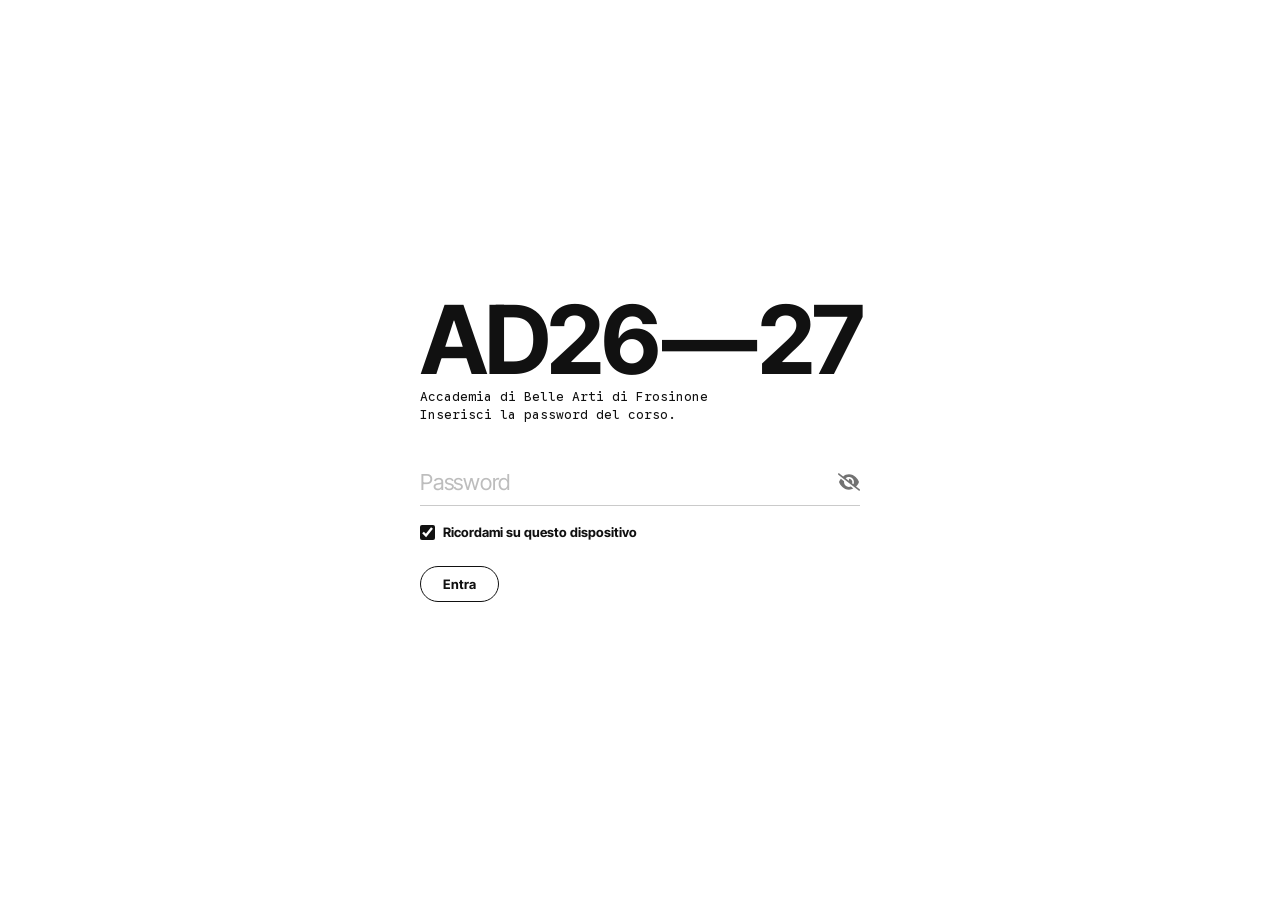
<file: risorse-luce.html>
<!DOCTYPE html>
<html class="staticrypt-html">
    <head>
<meta name="robots" content="noindex" />
        <meta charset="utf-8" />
        <meta name="color-scheme" content="light" />
        <title>Art Direction 26/27</title>
        <meta name="viewport" content="width=device-width, initial-scale=1" />

        <!-- do not cache this page -->
        <meta http-equiv="cache-control" content="max-age=0" />
        <meta http-equiv="cache-control" content="no-cache" />
        <meta http-equiv="expires" content="0" />
        <meta http-equiv="expires" content="Tue, 01 Jan 1980 1:00:00 GMT" />
        <meta http-equiv="pragma" content="no-cache" />

        <style>
@font-face{font-family:"Inter Tight";src:url(fonts/inter-tight-latin-400-normal.woff2) format("woff2");font-weight:400}
@font-face{font-family:"Inter Tight";src:url(fonts/inter-tight-latin-700-normal.woff2) format("woff2");font-weight:700}
@font-face{font-family:"GSC";src:url(fonts/google-sans-code-latin-wght-normal.woff2) format("woff2");font-weight:100 900}
html,body{margin:0;height:100%;color-scheme:light}
.staticrypt-body{background:#fff;color:#111;font-family:"Inter Tight","Helvetica Neue",Arial,sans-serif;-webkit-font-smoothing:antialiased}
.hidden{display:none !important}
.staticrypt-content{min-height:100%;display:flex;align-items:center;justify-content:center;padding:20px;box-sizing:border-box}
.staticrypt-page{width:100%;max-width:440px}
.staticrypt-form{background:none;box-shadow:none;padding:0;margin:0}
.staticrypt-instructions{margin:0 0 34px}
.staticrypt-title{font-family:"Inter Tight","Helvetica Neue",Arial,sans-serif;font-weight:700;line-height:.8;letter-spacing:-.035em;margin:0 0 10px;white-space:nowrap;font-size:96px}.staticrypt-title .ad{display:inline-block;padding-top:.04em}.staticrypt-title .ad-dash{font-style:normal;margin-inline:.045em}
.staticrypt-instructions p:not(.staticrypt-title){font-family:"GSC",monospace;font-size:13px;line-height:1.45;margin:0;color:#111}
.staticrypt-hr{display:none}
.staticrypt-password-container{position:relative;border-bottom:1px solid #CACACA}
#staticrypt-password{width:100%;box-sizing:border-box;border:0;outline:0;background:transparent;font-family:"Inter Tight",sans-serif;font-size:22px;letter-spacing:-.01em;padding:10px 40px 10px 0;color:#111}
#staticrypt-password::placeholder{color:#bdbdbd}
.staticrypt-toggle-password-visibility{position:absolute;right:0;top:50%;transform:translateY(-50%);width:22px;height:22px;cursor:pointer;opacity:.55}
.staticrypt-remember{display:flex;align-items:center;gap:8px;font-size:13px;font-weight:700;margin:18px 0 0;cursor:pointer}
.staticrypt-remember input{width:15px;height:15px;margin:0;accent-color:#111}
.staticrypt-decrypt-button{margin-top:26px;font-family:"Inter Tight",sans-serif;font-size:13px;font-weight:700;color:#111;background:#fff;border:1px solid #111;border-radius:999px;padding:9px 22px;cursor:pointer;-webkit-appearance:none;appearance:none;transition:background .2s,color .2s}
.staticrypt-decrypt-button:hover,.staticrypt-decrypt-button:focus-visible{background:#111;color:#fff}
.staticrypt-spinner-container{height:100%;display:flex;align-items:center;justify-content:center}
.staticrypt-spinner{width:22px;height:22px;border:1.6px solid #111;border-right-color:transparent;border-radius:50%;animation:sp .8s linear infinite}
@keyframes sp{to{transform:rotate(360deg)}}
</style>
    </head>

    <body class="staticrypt-body">
        <div id="staticrypt_loading" class="staticrypt-spinner-container">
            <div class="staticrypt-spinner"></div>
        </div>

        <div id="staticrypt_content" class="staticrypt-content hidden">
            <div class="staticrypt-page">
                <div class="staticrypt-form">
                    <div class="staticrypt-instructions">
                        <p class="staticrypt-title" aria-label="Art Direction 2026–27"><span class="ad">AD26<i class="ad-dash">—</i>27</span></p>
                        <p>Accademia di Belle Arti di Frosinone<br>Inserisci la password del corso.</p>
                    </div>

                    <hr class="staticrypt-hr" />

                    <form id="staticrypt-form" action="#" method="post">
                        <div class="staticrypt-password-container">
                            <input
                                id="staticrypt-password"
                                type="password"
                                name="password"
                                placeholder="Password"
                                autofocus
                            />

                            <img
                                class="staticrypt-toggle-password-visibility"
                                alt="Show password"
                                title="Show password"
                                src="[data-uri]"
                            />
                        </div>

                        <label id="staticrypt-remember-label" class="staticrypt-remember hidden">
                            <input id="staticrypt-remember" type="checkbox" name="remember" checked />
                            Ricordami su questo dispositivo
                        </label>

                        <input type="submit" class="staticrypt-decrypt-button" value="Entra" />
                    </form>
                </div>
            </div>
        </div>

        <script>
            // these variables will be filled when generating the file - the template format is 'variable_name'
            const staticryptInitiator = ((function(){
  const exports = {};
  const cryptoEngine = ((function(){
  const exports = {};
  const { subtle } = crypto;

const IV_BITS = 16 * 8;
const HEX_BITS = 4;
const ENCRYPTION_ALGO = "AES-CBC";

/**
 * Translates between utf8 encoded hexadecimal strings
 * and Uint8Array bytes.
 */
const HexEncoder = {
    /**
     * hex string -> bytes
     * @param {string} hexString
     * @returns {Uint8Array}
     */
    parse: function (hexString) {
        if (hexString.length % 2 !== 0) throw "Invalid hexString";
        const arrayBuffer = new Uint8Array(hexString.length / 2);

        for (let i = 0; i < hexString.length; i += 2) {
            const byteValue = parseInt(hexString.substring(i, i + 2), 16);
            if (isNaN(byteValue)) {
                throw "Invalid hexString";
            }
            arrayBuffer[i / 2] = byteValue;
        }
        return arrayBuffer;
    },

    /**
     * bytes -> hex string
     * @param {Uint8Array} bytes
     * @returns {string}
     */
    stringify: function (bytes) {
        const hexBytes = [];

        for (let i = 0; i < bytes.length; ++i) {
            let byteString = bytes[i].toString(16);
            if (byteString.length < 2) {
                byteString = "0" + byteString;
            }
            hexBytes.push(byteString);
        }
        return hexBytes.join("");
    },
};

/**
 * Translates between utf8 strings and Uint8Array bytes.
 */
const UTF8Encoder = {
    parse: function (str) {
        return new TextEncoder().encode(str);
    },

    stringify: function (bytes) {
        return new TextDecoder().decode(bytes);
    },
};

/**
 * Salt and encrypt a msg with a password.
 */
async function encrypt(msg, hashedPassword) {
    // Must be 16 bytes, unpredictable, and preferably cryptographically random. However, it need not be secret.
    // https://developer.mozilla.org/en-US/docs/Web/API/SubtleCrypto/encrypt#parameters
    const iv = crypto.getRandomValues(new Uint8Array(IV_BITS / 8));

    const key = await subtle.importKey("raw", HexEncoder.parse(hashedPassword), ENCRYPTION_ALGO, false, ["encrypt"]);

    const encrypted = await subtle.encrypt(
        {
            name: ENCRYPTION_ALGO,
            iv: iv,
        },
        key,
        UTF8Encoder.parse(msg)
    );

    // iv will be 32 hex characters, we prepend it to the ciphertext for use in decryption
    return HexEncoder.stringify(iv) + HexEncoder.stringify(new Uint8Array(encrypted));
}
exports.encrypt = encrypt;

/**
 * Decrypt a salted msg using a password.
 *
 * @param {string} encryptedMsg
 * @param {string} hashedPassword
 * @returns {Promise<string>}
 */
async function decrypt(encryptedMsg, hashedPassword) {
    const ivLength = IV_BITS / HEX_BITS;
    const iv = HexEncoder.parse(encryptedMsg.substring(0, ivLength));
    const encrypted = encryptedMsg.substring(ivLength);

    const key = await subtle.importKey("raw", HexEncoder.parse(hashedPassword), ENCRYPTION_ALGO, false, ["decrypt"]);

    const outBuffer = await subtle.decrypt(
        {
            name: ENCRYPTION_ALGO,
            iv: iv,
        },
        key,
        HexEncoder.parse(encrypted)
    );

    return UTF8Encoder.stringify(new Uint8Array(outBuffer));
}
exports.decrypt = decrypt;

/**
 * Salt and hash the password so it can be stored in localStorage without opening a password reuse vulnerability.
 *
 * @param {string} password
 * @param {string} salt
 * @returns {Promise<string>}
 */
async function hashPassword(password, salt) {
    // we hash the password in multiple steps, each adding more iterations. This is because we used to allow less
    // iterations, so for backward compatibility reasons, we need to support going from that to more iterations.
    let hashedPassword = await hashLegacyRound(password, salt);

    hashedPassword = await hashSecondRound(hashedPassword, salt);

    return hashThirdRound(hashedPassword, salt);
}
exports.hashPassword = hashPassword;

/**
 * This hashes the password with 1k iterations. This is a low number, we need this function to support backwards
 * compatibility.
 *
 * @param {string} password
 * @param {string} salt
 * @returns {Promise<string>}
 */
function hashLegacyRound(password, salt) {
    return pbkdf2(password, salt, 1000, "SHA-1");
}
exports.hashLegacyRound = hashLegacyRound;

/**
 * Add a second round of iterations. This is because we used to use 1k, so for backwards compatibility with
 * remember-me/autodecrypt links, we need to support going from that to more iterations.
 *
 * @param hashedPassword
 * @param salt
 * @returns {Promise<string>}
 */
function hashSecondRound(hashedPassword, salt) {
    return pbkdf2(hashedPassword, salt, 14000, "SHA-256");
}
exports.hashSecondRound = hashSecondRound;

/**
 * Add a third round of iterations to bring total number to 600k. This is because we used to use 1k, then 15k, so for
 * backwards compatibility with remember-me/autodecrypt links, we need to support going from that to more iterations.
 *
 * @param hashedPassword
 * @param salt
 * @returns {Promise<string>}
 */
function hashThirdRound(hashedPassword, salt) {
    return pbkdf2(hashedPassword, salt, 585000, "SHA-256");
}
exports.hashThirdRound = hashThirdRound;

/**
 * Salt and hash the password so it can be stored in localStorage without opening a password reuse vulnerability.
 *
 * @param {string} password
 * @param {string} salt
 * @param {int} iterations
 * @param {string} hashAlgorithm
 * @returns {Promise<string>}
 */
async function pbkdf2(password, salt, iterations, hashAlgorithm) {
    const key = await subtle.importKey("raw", UTF8Encoder.parse(password), "PBKDF2", false, ["deriveBits"]);

    const keyBytes = await subtle.deriveBits(
        {
            name: "PBKDF2",
            hash: hashAlgorithm,
            iterations,
            salt: UTF8Encoder.parse(salt),
        },
        key,
        256
    );

    return HexEncoder.stringify(new Uint8Array(keyBytes));
}

function generateRandomSalt() {
    const bytes = crypto.getRandomValues(new Uint8Array(128 / 8));

    return HexEncoder.stringify(new Uint8Array(bytes));
}
exports.generateRandomSalt = generateRandomSalt;

async function signMessage(hashedPassword, message) {
    const key = await subtle.importKey(
        "raw",
        HexEncoder.parse(hashedPassword),
        {
            name: "HMAC",
            hash: "SHA-256",
        },
        false,
        ["sign"]
    );
    const signature = await subtle.sign("HMAC", key, UTF8Encoder.parse(message));

    return HexEncoder.stringify(new Uint8Array(signature));
}
exports.signMessage = signMessage;

function getRandomAlphanum() {
    const possibleCharacters = "abcdefghijklmnopqrstuvwxyzABCDEFGHIJKLMNOPQRSTUVWXYZ0123456789";

    let byteArray;
    let parsedInt;

    // Keep generating new random bytes until we get a value that falls
    // within a range that can be evenly divided by possibleCharacters.length
    do {
        byteArray = crypto.getRandomValues(new Uint8Array(1));
        // extract the lowest byte to get an int from 0 to 255 (probably unnecessary, since we're only generating 1 byte)
        parsedInt = byteArray[0] & 0xff;
    } while (parsedInt >= 256 - (256 % possibleCharacters.length));

    // Take the modulo of the parsed integer to get a random number between 0 and totalLength - 1
    const randomIndex = parsedInt % possibleCharacters.length;

    return possibleCharacters[randomIndex];
}

/**
 * Generate a random string of a given length.
 *
 * @param {int} length
 * @returns {string}
 */
function generateRandomString(length) {
    let randomString = "";

    for (let i = 0; i < length; i++) {
        randomString += getRandomAlphanum();
    }

    return randomString;
}
exports.generateRandomString = generateRandomString;

  return exports;
})());
const codec = ((function(){
  const exports = {};
  /**
 * Initialize the codec with the provided cryptoEngine - this return functions to encode and decode messages.
 *
 * @param cryptoEngine - the engine to use for encryption / decryption
 */
function init(cryptoEngine) {
    const exports = {};

    /**
     * Top-level function for encoding a message.
     * Includes password hashing, encryption, and signing.
     *
     * @param {string} msg
     * @param {string} password
     * @param {string} salt
     *
     * @returns {string} The encoded text
     */
    async function encode(msg, password, salt) {
        const hashedPassword = await cryptoEngine.hashPassword(password, salt);

        const encrypted = await cryptoEngine.encrypt(msg, hashedPassword);

        // we use the hashed password in the HMAC because this is effectively what will be used a password (so we can store
        // it in localStorage safely, we don't use the clear text password)
        const hmac = await cryptoEngine.signMessage(hashedPassword, encrypted);

        return hmac + encrypted;
    }
    exports.encode = encode;

    /**
     * Encode using a password that has already been hashed. This is useful to encode multiple messages in a row, that way
     * we don't need to hash the password multiple times.
     *
     * @param {string} msg
     * @param {string} hashedPassword
     *
     * @returns {string} The encoded text
     */
    async function encodeWithHashedPassword(msg, hashedPassword) {
        const encrypted = await cryptoEngine.encrypt(msg, hashedPassword);

        // we use the hashed password in the HMAC because this is effectively what will be used a password (so we can store
        // it in localStorage safely, we don't use the clear text password)
        const hmac = await cryptoEngine.signMessage(hashedPassword, encrypted);

        return hmac + encrypted;
    }
    exports.encodeWithHashedPassword = encodeWithHashedPassword;

    /**
     * Top-level function for decoding a message.
     * Includes signature check and decryption.
     *
     * @param {string} signedMsg
     * @param {string} hashedPassword
     * @param {string} salt
     * @param {int} backwardCompatibleAttempt
     * @param {string} originalPassword
     *
     * @returns {Object} {success: true, decoded: string} | {success: false, message: string}
     */
    async function decode(signedMsg, hashedPassword, salt, backwardCompatibleAttempt = 0, originalPassword = "") {
        const encryptedHMAC = signedMsg.substring(0, 64);
        const encryptedMsg = signedMsg.substring(64);
        const decryptedHMAC = await cryptoEngine.signMessage(hashedPassword, encryptedMsg);

        if (decryptedHMAC !== encryptedHMAC) {
            // we have been raising the number of iterations in the hashing algorithm multiple times, so to support the old
            // remember-me/autodecrypt links we need to try bringing the old hashes up to speed.
            originalPassword = originalPassword || hashedPassword;
            if (backwardCompatibleAttempt === 0) {
                const updatedHashedPassword = await cryptoEngine.hashThirdRound(originalPassword, salt);

                return decode(signedMsg, updatedHashedPassword, salt, backwardCompatibleAttempt + 1, originalPassword);
            }
            if (backwardCompatibleAttempt === 1) {
                let updatedHashedPassword = await cryptoEngine.hashSecondRound(originalPassword, salt);
                updatedHashedPassword = await cryptoEngine.hashThirdRound(updatedHashedPassword, salt);

                return decode(signedMsg, updatedHashedPassword, salt, backwardCompatibleAttempt + 1, originalPassword);
            }

            return { success: false, message: "Signature mismatch" };
        }

        return {
            success: true,
            decoded: await cryptoEngine.decrypt(encryptedMsg, hashedPassword),
        };
    }
    exports.decode = decode;

    return exports;
}
exports.init = init;

  return exports;
})());
const decode = codec.init(cryptoEngine).decode;

/**
 * Initialize the staticrypt module, that exposes functions callbable by the password_template.
 *
 * @param {{
 *  staticryptEncryptedMsgUniqueVariableName: string,
 *  isRememberEnabled: boolean,
 *  rememberDurationInDays: number,
 *  staticryptSaltUniqueVariableName: string,
 * }} staticryptConfig - object of data that is stored on the password_template at encryption time.
 *
 * @param {{
 *  rememberExpirationKey: string,
 *  rememberPassphraseKey: string,
 *  replaceHtmlCallback: function,
 *  clearLocalStorageCallback: function,
 * }} templateConfig - object of data that can be configured by a custom password_template.
 */
function init(staticryptConfig, templateConfig) {
    const exports = {};

    /**
     * Decrypt our encrypted page, replace the whole HTML.
     *
     * @param {string} hashedPassword
     * @returns {Promise<boolean>}
     */
    async function decryptAndReplaceHtml(hashedPassword) {
        const { staticryptEncryptedMsgUniqueVariableName, staticryptSaltUniqueVariableName } = staticryptConfig;
        const { replaceHtmlCallback } = templateConfig;

        const result = await decode(
            staticryptEncryptedMsgUniqueVariableName,
            hashedPassword,
            staticryptSaltUniqueVariableName
        );
        if (!result.success) {
            return false;
        }
        const plainHTML = result.decoded;

        // if the user configured a callback call it, otherwise just replace the whole HTML
        if (typeof replaceHtmlCallback === "function") {
            replaceHtmlCallback(plainHTML);
        } else {
            document.write(plainHTML);
            document.close();
        }

        return true;
    }

    /**
     * Attempt to decrypt the page and replace the whole HTML.
     *
     * @param {string} password
     * @param {boolean} isRememberChecked
     *
     * @returns {Promise<{isSuccessful: boolean, hashedPassword?: string}>} - we return an object, so that if we want to
     *   expose more information in the future we can do it without breaking the password_template
     */
    async function handleDecryptionOfPage(password, isRememberChecked) {
        const { staticryptSaltUniqueVariableName } = staticryptConfig;

        // decrypt and replace the whole page
        const hashedPassword = await cryptoEngine.hashPassword(password, staticryptSaltUniqueVariableName);
        return handleDecryptionOfPageFromHash(hashedPassword, isRememberChecked);
    }
    exports.handleDecryptionOfPage = handleDecryptionOfPage;

    async function handleDecryptionOfPageFromHash(hashedPassword, isRememberChecked) {
        const { isRememberEnabled, rememberDurationInDays } = staticryptConfig;
        const { rememberExpirationKey, rememberPassphraseKey } = templateConfig;

        const isDecryptionSuccessful = await decryptAndReplaceHtml(hashedPassword);

        if (!isDecryptionSuccessful) {
            return {
                isSuccessful: false,
                hashedPassword,
            };
        }

        // remember the hashedPassword and set its expiration if necessary
        if (isRememberEnabled && isRememberChecked) {
            window.localStorage.setItem(rememberPassphraseKey, hashedPassword);

            // set the expiration if the duration isn't 0 (meaning no expiration)
            if (rememberDurationInDays > 0) {
                window.localStorage.setItem(
                    rememberExpirationKey,
                    (new Date().getTime() + rememberDurationInDays * 24 * 60 * 60 * 1000).toString()
                );
            }
        }

        return {
            isSuccessful: true,
            hashedPassword,
        };
    }
    exports.handleDecryptionOfPageFromHash = handleDecryptionOfPageFromHash;

    /**
     * Clear localstorage from staticrypt related values
     */
    function clearLocalStorage() {
        const { clearLocalStorageCallback, rememberExpirationKey, rememberPassphraseKey } = templateConfig;

        if (typeof clearLocalStorageCallback === "function") {
            clearLocalStorageCallback();
        } else {
            localStorage.removeItem(rememberPassphraseKey);
            localStorage.removeItem(rememberExpirationKey);
        }
    }

    async function handleDecryptOnLoad() {
        let isSuccessful = await decryptOnLoadFromUrl();

        if (!isSuccessful) {
            isSuccessful = await decryptOnLoadFromRememberMe();
        }

        return { isSuccessful };
    }
    exports.handleDecryptOnLoad = handleDecryptOnLoad;

    /**
     * Clear storage if we are logging out
     *
     * @returns {boolean} - whether we logged out
     */
    function logoutIfNeeded() {
        const logoutKey = "staticrypt_logout";

        // handle logout through query param
        const queryParams = new URLSearchParams(window.location.search);
        if (queryParams.has(logoutKey)) {
            clearLocalStorage();
            return true;
        }

        // handle logout through URL fragment
        const hash = window.location.hash.substring(1);
        if (hash.includes(logoutKey)) {
            clearLocalStorage();
            return true;
        }

        return false;
    }

    /**
     * To be called on load: check if we want to try to decrypt and replace the HTML with the decrypted content, and
     * try to do it if needed.
     *
     * @returns {Promise<boolean>} true if we derypted and replaced the whole page, false otherwise
     */
    async function decryptOnLoadFromRememberMe() {
        const { rememberDurationInDays } = staticryptConfig;
        const { rememberExpirationKey, rememberPassphraseKey } = templateConfig;

        // if we are login out, terminate
        if (logoutIfNeeded()) {
            return false;
        }

        // if there is expiration configured, check if we're not beyond the expiration
        if (rememberDurationInDays && rememberDurationInDays > 0) {
            const expiration = localStorage.getItem(rememberExpirationKey),
                isExpired = expiration && new Date().getTime() > parseInt(expiration);

            if (isExpired) {
                clearLocalStorage();
                return false;
            }
        }

        const hashedPassword = localStorage.getItem(rememberPassphraseKey);

        if (hashedPassword) {
            // try to decrypt
            const isDecryptionSuccessful = await decryptAndReplaceHtml(hashedPassword);

            // if the decryption is unsuccessful the password might be wrong - silently clear the saved data and let
            // the user fill the password form again
            if (!isDecryptionSuccessful) {
                clearLocalStorage();
                return false;
            }

            return true;
        }

        return false;
    }

    async function decryptOnLoadFromUrl() {
        const passwordKey = "staticrypt_pwd";
        const rememberMeKey = "remember_me";

        // try to get the password from the query param (for backward compatibility - we now want to avoid this method,
        // since it sends the hashed password to the server which isn't needed)
        const queryParams = new URLSearchParams(window.location.search);
        const hashedPasswordQuery = queryParams.get(passwordKey);
        const rememberMeQuery = queryParams.get(rememberMeKey);

        const urlFragment = window.location.hash.substring(1);
        // get the password from the url fragment
        const hashedPasswordRegexMatch = urlFragment.match(new RegExp(passwordKey + "=([^&]*)"));
        const hashedPasswordFragment = hashedPasswordRegexMatch ? hashedPasswordRegexMatch[1] : null;
        const rememberMeFragment = urlFragment.includes(rememberMeKey);

        const hashedPassword = hashedPasswordFragment || hashedPasswordQuery;
        const rememberMe = rememberMeFragment || rememberMeQuery;

        if (hashedPassword) {
            return handleDecryptionOfPageFromHash(hashedPassword, rememberMe);
        }

        return false;
    }

    return exports;
}
exports.init = init;

  return exports;
})());
            const templateError = "Password non corretta",
                templateToggleAltShow = "Show password",
                templateToggleAltHide = "Hide password",
                isRememberEnabled = true,
                staticryptConfig = {"staticryptEncryptedMsgUniqueVariableName":"[base64]","isRememberEnabled":true,"rememberDurationInDays":30,"staticryptSaltUniqueVariableName":"b821e0aa10d270e2ea5f87ff5c4ee084"};

            // you can edit these values to customize some of the behavior of StatiCrypt
            const templateConfig = {
                rememberExpirationKey: "staticrypt_expiration",
                rememberPassphraseKey: "staticrypt_passphrase",
                replaceHtmlCallback: function (html) {
                    // 27.10: la pagina resta nascosta finché style.css non è caricato (niente lampo di testo senza stile), come in Design editoriale
                    html = html.replace(/<head([^>]*)>/i, '<head$1><style id="sc-pre">html{visibility:hidden}</style>');
                    html = html.replace(/<body([^>]*)>/i, '<body$1><scr' + 'ipt>(function(){var s=document.getElementById("sc-pre");if(s)s.remove();})();<\/script>');
                    document.write(html);
                    document.close();
                },
                clearLocalStorageCallback: null,
            };

            // init the staticrypt engine
            const staticrypt = staticryptInitiator.init(staticryptConfig, templateConfig);

            const SESSION_KEY = "staticrypt_sessione";

            // try to automatically decrypt on load if there is a saved password
            window.onload = async function () {
                let { isSuccessful } = await staticrypt.handleDecryptOnLoad();

                // 27.10: senza «Ricordami» la password vale per la sessione del browser (sessionStorage),
                // così passando tra Lezioni, Studenti e Link non viene richiesta di nuovo
                if (!isSuccessful) {
                    let h = null;
                    try { h = sessionStorage.getItem(SESSION_KEY); } catch (e) {}
                    if (h) {
                        ({ isSuccessful } = await staticrypt.handleDecryptionOfPageFromHash(h, false));
                        if (!isSuccessful) { try { sessionStorage.removeItem(SESSION_KEY); } catch (e) {} }
                    }
                }

                // if we didn't decrypt anything on load, show the password prompt. Otherwise the content has already been
                // replaced, no need to do anything
                if (!isSuccessful) {
                    // hide loading screen
                    document.getElementById("staticrypt_loading").classList.add("hidden");
                    document.getElementById("staticrypt_content").classList.remove("hidden");
                    document.getElementById("staticrypt-password").focus();

                    // show the remember me checkbox
                    if (isRememberEnabled) {
                        document.getElementById("staticrypt-remember-label").classList.remove("hidden");
                    }
                }
            };

            // toggle password visibility
            const toggleIcon = document.querySelector(".staticrypt-toggle-password-visibility");
            // these two icons are coming from FontAwesome
            const imgSrcEyeClosed =
                "[data-uri]";
            const imgSrcEyeOpened =
                "[data-uri]";
            toggleIcon.addEventListener("click", function () {
                const passwordInput = document.getElementById("staticrypt-password");
                if (passwordInput.type === "password") {
                    passwordInput.type = "text";
                    toggleIcon.src = imgSrcEyeOpened;
                    toggleIcon.alt = templateToggleAltHide;
                    toggleIcon.title = templateToggleAltHide;
                } else {
                    passwordInput.type = "password";
                    toggleIcon.src = imgSrcEyeClosed;
                    toggleIcon.alt = templateToggleAltShow;
                    toggleIcon.title = templateToggleAltShow;
                }
            });

            // handle password form submission
            document.getElementById("staticrypt-form").addEventListener("submit", async function (e) {
                e.preventDefault();

                const password = document.getElementById("staticrypt-password").value,
                    isRememberChecked = document.getElementById("staticrypt-remember").checked;

                const { isSuccessful, hashedPassword } = await staticrypt.handleDecryptionOfPage(password, isRememberChecked);

                if (isSuccessful && hashedPassword) {
                    try { sessionStorage.setItem(SESSION_KEY, hashedPassword); } catch (e) {}
                }

                if (!isSuccessful) {
                    alert(templateError);
                }
            });
        </script>
    <script>
(function () {
  function fit() {
    var t = document.querySelector('.staticrypt-title'), a = t && t.querySelector('.ad'), w = t && t.parentNode.clientWidth;
    if (!a || !w) return;
    t.style.fontSize = '100px';
    t.style.fontSize = (100 * w / a.getBoundingClientRect().width) + 'px';
  }
  if (document.fonts && document.fonts.ready) document.fonts.ready.then(fit);
  window.addEventListener('load', fit); window.addEventListener('resize', fit);
  new MutationObserver(fit).observe(document.getElementById('staticrypt_content'), { attributes: true, attributeFilter: ['class'] });
})();
</script>
</body>
</html>
</file>
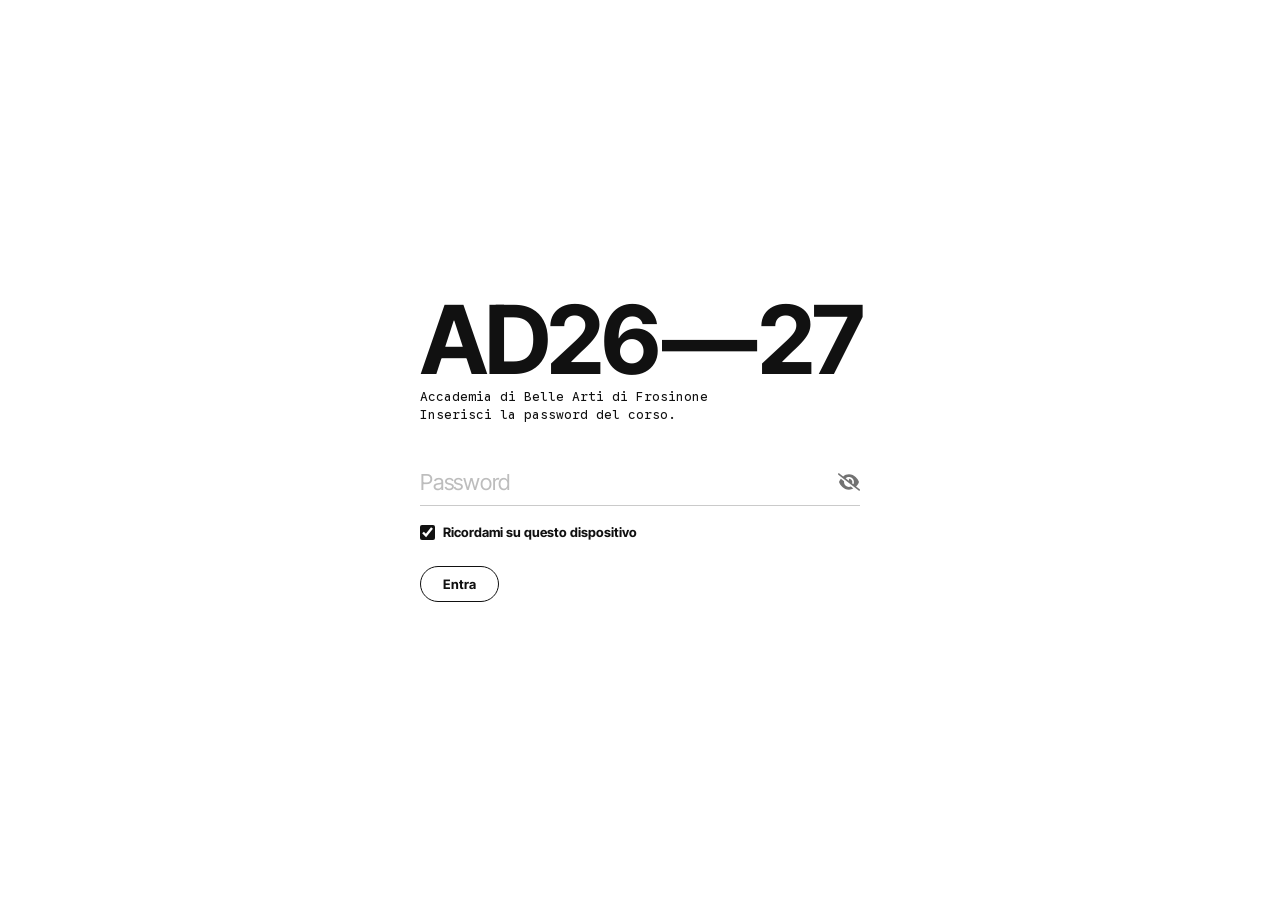
<file: risorse.html>
<!DOCTYPE html>
<html class="staticrypt-html">
    <head>
<meta name="robots" content="noindex" />
        <meta charset="utf-8" />
        <meta name="color-scheme" content="light" />
        <title>Art Direction 26/27</title>
        <meta name="viewport" content="width=device-width, initial-scale=1" />

        <!-- do not cache this page -->
        <meta http-equiv="cache-control" content="max-age=0" />
        <meta http-equiv="cache-control" content="no-cache" />
        <meta http-equiv="expires" content="0" />
        <meta http-equiv="expires" content="Tue, 01 Jan 1980 1:00:00 GMT" />
        <meta http-equiv="pragma" content="no-cache" />

        <style>
@font-face{font-family:"Inter Tight";src:url(fonts/inter-tight-latin-400-normal.woff2) format("woff2");font-weight:400}
@font-face{font-family:"Inter Tight";src:url(fonts/inter-tight-latin-700-normal.woff2) format("woff2");font-weight:700}
@font-face{font-family:"GSC";src:url(fonts/google-sans-code-latin-wght-normal.woff2) format("woff2");font-weight:100 900}
html,body{margin:0;height:100%;color-scheme:light}
.staticrypt-body{background:#fff;color:#111;font-family:"Inter Tight","Helvetica Neue",Arial,sans-serif;-webkit-font-smoothing:antialiased}
.hidden{display:none !important}
.staticrypt-content{min-height:100%;display:flex;align-items:center;justify-content:center;padding:20px;box-sizing:border-box}
.staticrypt-page{width:100%;max-width:440px}
.staticrypt-form{background:none;box-shadow:none;padding:0;margin:0}
.staticrypt-instructions{margin:0 0 34px}
.staticrypt-title{font-family:"Inter Tight","Helvetica Neue",Arial,sans-serif;font-weight:700;line-height:.8;letter-spacing:-.035em;margin:0 0 10px;white-space:nowrap;font-size:96px}.staticrypt-title .ad{display:inline-block;padding-top:.04em}.staticrypt-title .ad-dash{font-style:normal;margin-inline:.045em}
.staticrypt-instructions p:not(.staticrypt-title){font-family:"GSC",monospace;font-size:13px;line-height:1.45;margin:0;color:#111}
.staticrypt-hr{display:none}
.staticrypt-password-container{position:relative;border-bottom:1px solid #CACACA}
#staticrypt-password{width:100%;box-sizing:border-box;border:0;outline:0;background:transparent;font-family:"Inter Tight",sans-serif;font-size:22px;letter-spacing:-.01em;padding:10px 40px 10px 0;color:#111}
#staticrypt-password::placeholder{color:#bdbdbd}
.staticrypt-toggle-password-visibility{position:absolute;right:0;top:50%;transform:translateY(-50%);width:22px;height:22px;cursor:pointer;opacity:.55}
.staticrypt-remember{display:flex;align-items:center;gap:8px;font-size:13px;font-weight:700;margin:18px 0 0;cursor:pointer}
.staticrypt-remember input{width:15px;height:15px;margin:0;accent-color:#111}
.staticrypt-decrypt-button{margin-top:26px;font-family:"Inter Tight",sans-serif;font-size:13px;font-weight:700;color:#111;background:#fff;border:1px solid #111;border-radius:999px;padding:9px 22px;cursor:pointer;-webkit-appearance:none;appearance:none;transition:background .2s,color .2s}
.staticrypt-decrypt-button:hover,.staticrypt-decrypt-button:focus-visible{background:#111;color:#fff}
.staticrypt-spinner-container{height:100%;display:flex;align-items:center;justify-content:center}
.staticrypt-spinner{width:22px;height:22px;border:1.6px solid #111;border-right-color:transparent;border-radius:50%;animation:sp .8s linear infinite}
@keyframes sp{to{transform:rotate(360deg)}}
</style>
    </head>

    <body class="staticrypt-body">
        <div id="staticrypt_loading" class="staticrypt-spinner-container">
            <div class="staticrypt-spinner"></div>
        </div>

        <div id="staticrypt_content" class="staticrypt-content hidden">
            <div class="staticrypt-page">
                <div class="staticrypt-form">
                    <div class="staticrypt-instructions">
                        <p class="staticrypt-title" aria-label="Art Direction 2026–27"><span class="ad">AD26<i class="ad-dash">—</i>27</span></p>
                        <p>Accademia di Belle Arti di Frosinone<br>Inserisci la password del corso.</p>
                    </div>

                    <hr class="staticrypt-hr" />

                    <form id="staticrypt-form" action="#" method="post">
                        <div class="staticrypt-password-container">
                            <input
                                id="staticrypt-password"
                                type="password"
                                name="password"
                                placeholder="Password"
                                autofocus
                            />

                            <img
                                class="staticrypt-toggle-password-visibility"
                                alt="Show password"
                                title="Show password"
                                src="[data-uri]"
                            />
                        </div>

                        <label id="staticrypt-remember-label" class="staticrypt-remember hidden">
                            <input id="staticrypt-remember" type="checkbox" name="remember" checked />
                            Ricordami su questo dispositivo
                        </label>

                        <input type="submit" class="staticrypt-decrypt-button" value="Entra" />
                    </form>
                </div>
            </div>
        </div>

        <script>
            // these variables will be filled when generating the file - the template format is 'variable_name'
            const staticryptInitiator = ((function(){
  const exports = {};
  const cryptoEngine = ((function(){
  const exports = {};
  const { subtle } = crypto;

const IV_BITS = 16 * 8;
const HEX_BITS = 4;
const ENCRYPTION_ALGO = "AES-CBC";

/**
 * Translates between utf8 encoded hexadecimal strings
 * and Uint8Array bytes.
 */
const HexEncoder = {
    /**
     * hex string -> bytes
     * @param {string} hexString
     * @returns {Uint8Array}
     */
    parse: function (hexString) {
        if (hexString.length % 2 !== 0) throw "Invalid hexString";
        const arrayBuffer = new Uint8Array(hexString.length / 2);

        for (let i = 0; i < hexString.length; i += 2) {
            const byteValue = parseInt(hexString.substring(i, i + 2), 16);
            if (isNaN(byteValue)) {
                throw "Invalid hexString";
            }
            arrayBuffer[i / 2] = byteValue;
        }
        return arrayBuffer;
    },

    /**
     * bytes -> hex string
     * @param {Uint8Array} bytes
     * @returns {string}
     */
    stringify: function (bytes) {
        const hexBytes = [];

        for (let i = 0; i < bytes.length; ++i) {
            let byteString = bytes[i].toString(16);
            if (byteString.length < 2) {
                byteString = "0" + byteString;
            }
            hexBytes.push(byteString);
        }
        return hexBytes.join("");
    },
};

/**
 * Translates between utf8 strings and Uint8Array bytes.
 */
const UTF8Encoder = {
    parse: function (str) {
        return new TextEncoder().encode(str);
    },

    stringify: function (bytes) {
        return new TextDecoder().decode(bytes);
    },
};

/**
 * Salt and encrypt a msg with a password.
 */
async function encrypt(msg, hashedPassword) {
    // Must be 16 bytes, unpredictable, and preferably cryptographically random. However, it need not be secret.
    // https://developer.mozilla.org/en-US/docs/Web/API/SubtleCrypto/encrypt#parameters
    const iv = crypto.getRandomValues(new Uint8Array(IV_BITS / 8));

    const key = await subtle.importKey("raw", HexEncoder.parse(hashedPassword), ENCRYPTION_ALGO, false, ["encrypt"]);

    const encrypted = await subtle.encrypt(
        {
            name: ENCRYPTION_ALGO,
            iv: iv,
        },
        key,
        UTF8Encoder.parse(msg)
    );

    // iv will be 32 hex characters, we prepend it to the ciphertext for use in decryption
    return HexEncoder.stringify(iv) + HexEncoder.stringify(new Uint8Array(encrypted));
}
exports.encrypt = encrypt;

/**
 * Decrypt a salted msg using a password.
 *
 * @param {string} encryptedMsg
 * @param {string} hashedPassword
 * @returns {Promise<string>}
 */
async function decrypt(encryptedMsg, hashedPassword) {
    const ivLength = IV_BITS / HEX_BITS;
    const iv = HexEncoder.parse(encryptedMsg.substring(0, ivLength));
    const encrypted = encryptedMsg.substring(ivLength);

    const key = await subtle.importKey("raw", HexEncoder.parse(hashedPassword), ENCRYPTION_ALGO, false, ["decrypt"]);

    const outBuffer = await subtle.decrypt(
        {
            name: ENCRYPTION_ALGO,
            iv: iv,
        },
        key,
        HexEncoder.parse(encrypted)
    );

    return UTF8Encoder.stringify(new Uint8Array(outBuffer));
}
exports.decrypt = decrypt;

/**
 * Salt and hash the password so it can be stored in localStorage without opening a password reuse vulnerability.
 *
 * @param {string} password
 * @param {string} salt
 * @returns {Promise<string>}
 */
async function hashPassword(password, salt) {
    // we hash the password in multiple steps, each adding more iterations. This is because we used to allow less
    // iterations, so for backward compatibility reasons, we need to support going from that to more iterations.
    let hashedPassword = await hashLegacyRound(password, salt);

    hashedPassword = await hashSecondRound(hashedPassword, salt);

    return hashThirdRound(hashedPassword, salt);
}
exports.hashPassword = hashPassword;

/**
 * This hashes the password with 1k iterations. This is a low number, we need this function to support backwards
 * compatibility.
 *
 * @param {string} password
 * @param {string} salt
 * @returns {Promise<string>}
 */
function hashLegacyRound(password, salt) {
    return pbkdf2(password, salt, 1000, "SHA-1");
}
exports.hashLegacyRound = hashLegacyRound;

/**
 * Add a second round of iterations. This is because we used to use 1k, so for backwards compatibility with
 * remember-me/autodecrypt links, we need to support going from that to more iterations.
 *
 * @param hashedPassword
 * @param salt
 * @returns {Promise<string>}
 */
function hashSecondRound(hashedPassword, salt) {
    return pbkdf2(hashedPassword, salt, 14000, "SHA-256");
}
exports.hashSecondRound = hashSecondRound;

/**
 * Add a third round of iterations to bring total number to 600k. This is because we used to use 1k, then 15k, so for
 * backwards compatibility with remember-me/autodecrypt links, we need to support going from that to more iterations.
 *
 * @param hashedPassword
 * @param salt
 * @returns {Promise<string>}
 */
function hashThirdRound(hashedPassword, salt) {
    return pbkdf2(hashedPassword, salt, 585000, "SHA-256");
}
exports.hashThirdRound = hashThirdRound;

/**
 * Salt and hash the password so it can be stored in localStorage without opening a password reuse vulnerability.
 *
 * @param {string} password
 * @param {string} salt
 * @param {int} iterations
 * @param {string} hashAlgorithm
 * @returns {Promise<string>}
 */
async function pbkdf2(password, salt, iterations, hashAlgorithm) {
    const key = await subtle.importKey("raw", UTF8Encoder.parse(password), "PBKDF2", false, ["deriveBits"]);

    const keyBytes = await subtle.deriveBits(
        {
            name: "PBKDF2",
            hash: hashAlgorithm,
            iterations,
            salt: UTF8Encoder.parse(salt),
        },
        key,
        256
    );

    return HexEncoder.stringify(new Uint8Array(keyBytes));
}

function generateRandomSalt() {
    const bytes = crypto.getRandomValues(new Uint8Array(128 / 8));

    return HexEncoder.stringify(new Uint8Array(bytes));
}
exports.generateRandomSalt = generateRandomSalt;

async function signMessage(hashedPassword, message) {
    const key = await subtle.importKey(
        "raw",
        HexEncoder.parse(hashedPassword),
        {
            name: "HMAC",
            hash: "SHA-256",
        },
        false,
        ["sign"]
    );
    const signature = await subtle.sign("HMAC", key, UTF8Encoder.parse(message));

    return HexEncoder.stringify(new Uint8Array(signature));
}
exports.signMessage = signMessage;

function getRandomAlphanum() {
    const possibleCharacters = "abcdefghijklmnopqrstuvwxyzABCDEFGHIJKLMNOPQRSTUVWXYZ0123456789";

    let byteArray;
    let parsedInt;

    // Keep generating new random bytes until we get a value that falls
    // within a range that can be evenly divided by possibleCharacters.length
    do {
        byteArray = crypto.getRandomValues(new Uint8Array(1));
        // extract the lowest byte to get an int from 0 to 255 (probably unnecessary, since we're only generating 1 byte)
        parsedInt = byteArray[0] & 0xff;
    } while (parsedInt >= 256 - (256 % possibleCharacters.length));

    // Take the modulo of the parsed integer to get a random number between 0 and totalLength - 1
    const randomIndex = parsedInt % possibleCharacters.length;

    return possibleCharacters[randomIndex];
}

/**
 * Generate a random string of a given length.
 *
 * @param {int} length
 * @returns {string}
 */
function generateRandomString(length) {
    let randomString = "";

    for (let i = 0; i < length; i++) {
        randomString += getRandomAlphanum();
    }

    return randomString;
}
exports.generateRandomString = generateRandomString;

  return exports;
})());
const codec = ((function(){
  const exports = {};
  /**
 * Initialize the codec with the provided cryptoEngine - this return functions to encode and decode messages.
 *
 * @param cryptoEngine - the engine to use for encryption / decryption
 */
function init(cryptoEngine) {
    const exports = {};

    /**
     * Top-level function for encoding a message.
     * Includes password hashing, encryption, and signing.
     *
     * @param {string} msg
     * @param {string} password
     * @param {string} salt
     *
     * @returns {string} The encoded text
     */
    async function encode(msg, password, salt) {
        const hashedPassword = await cryptoEngine.hashPassword(password, salt);

        const encrypted = await cryptoEngine.encrypt(msg, hashedPassword);

        // we use the hashed password in the HMAC because this is effectively what will be used a password (so we can store
        // it in localStorage safely, we don't use the clear text password)
        const hmac = await cryptoEngine.signMessage(hashedPassword, encrypted);

        return hmac + encrypted;
    }
    exports.encode = encode;

    /**
     * Encode using a password that has already been hashed. This is useful to encode multiple messages in a row, that way
     * we don't need to hash the password multiple times.
     *
     * @param {string} msg
     * @param {string} hashedPassword
     *
     * @returns {string} The encoded text
     */
    async function encodeWithHashedPassword(msg, hashedPassword) {
        const encrypted = await cryptoEngine.encrypt(msg, hashedPassword);

        // we use the hashed password in the HMAC because this is effectively what will be used a password (so we can store
        // it in localStorage safely, we don't use the clear text password)
        const hmac = await cryptoEngine.signMessage(hashedPassword, encrypted);

        return hmac + encrypted;
    }
    exports.encodeWithHashedPassword = encodeWithHashedPassword;

    /**
     * Top-level function for decoding a message.
     * Includes signature check and decryption.
     *
     * @param {string} signedMsg
     * @param {string} hashedPassword
     * @param {string} salt
     * @param {int} backwardCompatibleAttempt
     * @param {string} originalPassword
     *
     * @returns {Object} {success: true, decoded: string} | {success: false, message: string}
     */
    async function decode(signedMsg, hashedPassword, salt, backwardCompatibleAttempt = 0, originalPassword = "") {
        const encryptedHMAC = signedMsg.substring(0, 64);
        const encryptedMsg = signedMsg.substring(64);
        const decryptedHMAC = await cryptoEngine.signMessage(hashedPassword, encryptedMsg);

        if (decryptedHMAC !== encryptedHMAC) {
            // we have been raising the number of iterations in the hashing algorithm multiple times, so to support the old
            // remember-me/autodecrypt links we need to try bringing the old hashes up to speed.
            originalPassword = originalPassword || hashedPassword;
            if (backwardCompatibleAttempt === 0) {
                const updatedHashedPassword = await cryptoEngine.hashThirdRound(originalPassword, salt);

                return decode(signedMsg, updatedHashedPassword, salt, backwardCompatibleAttempt + 1, originalPassword);
            }
            if (backwardCompatibleAttempt === 1) {
                let updatedHashedPassword = await cryptoEngine.hashSecondRound(originalPassword, salt);
                updatedHashedPassword = await cryptoEngine.hashThirdRound(updatedHashedPassword, salt);

                return decode(signedMsg, updatedHashedPassword, salt, backwardCompatibleAttempt + 1, originalPassword);
            }

            return { success: false, message: "Signature mismatch" };
        }

        return {
            success: true,
            decoded: await cryptoEngine.decrypt(encryptedMsg, hashedPassword),
        };
    }
    exports.decode = decode;

    return exports;
}
exports.init = init;

  return exports;
})());
const decode = codec.init(cryptoEngine).decode;

/**
 * Initialize the staticrypt module, that exposes functions callbable by the password_template.
 *
 * @param {{
 *  staticryptEncryptedMsgUniqueVariableName: string,
 *  isRememberEnabled: boolean,
 *  rememberDurationInDays: number,
 *  staticryptSaltUniqueVariableName: string,
 * }} staticryptConfig - object of data that is stored on the password_template at encryption time.
 *
 * @param {{
 *  rememberExpirationKey: string,
 *  rememberPassphraseKey: string,
 *  replaceHtmlCallback: function,
 *  clearLocalStorageCallback: function,
 * }} templateConfig - object of data that can be configured by a custom password_template.
 */
function init(staticryptConfig, templateConfig) {
    const exports = {};

    /**
     * Decrypt our encrypted page, replace the whole HTML.
     *
     * @param {string} hashedPassword
     * @returns {Promise<boolean>}
     */
    async function decryptAndReplaceHtml(hashedPassword) {
        const { staticryptEncryptedMsgUniqueVariableName, staticryptSaltUniqueVariableName } = staticryptConfig;
        const { replaceHtmlCallback } = templateConfig;

        const result = await decode(
            staticryptEncryptedMsgUniqueVariableName,
            hashedPassword,
            staticryptSaltUniqueVariableName
        );
        if (!result.success) {
            return false;
        }
        const plainHTML = result.decoded;

        // if the user configured a callback call it, otherwise just replace the whole HTML
        if (typeof replaceHtmlCallback === "function") {
            replaceHtmlCallback(plainHTML);
        } else {
            document.write(plainHTML);
            document.close();
        }

        return true;
    }

    /**
     * Attempt to decrypt the page and replace the whole HTML.
     *
     * @param {string} password
     * @param {boolean} isRememberChecked
     *
     * @returns {Promise<{isSuccessful: boolean, hashedPassword?: string}>} - we return an object, so that if we want to
     *   expose more information in the future we can do it without breaking the password_template
     */
    async function handleDecryptionOfPage(password, isRememberChecked) {
        const { staticryptSaltUniqueVariableName } = staticryptConfig;

        // decrypt and replace the whole page
        const hashedPassword = await cryptoEngine.hashPassword(password, staticryptSaltUniqueVariableName);
        return handleDecryptionOfPageFromHash(hashedPassword, isRememberChecked);
    }
    exports.handleDecryptionOfPage = handleDecryptionOfPage;

    async function handleDecryptionOfPageFromHash(hashedPassword, isRememberChecked) {
        const { isRememberEnabled, rememberDurationInDays } = staticryptConfig;
        const { rememberExpirationKey, rememberPassphraseKey } = templateConfig;

        const isDecryptionSuccessful = await decryptAndReplaceHtml(hashedPassword);

        if (!isDecryptionSuccessful) {
            return {
                isSuccessful: false,
                hashedPassword,
            };
        }

        // remember the hashedPassword and set its expiration if necessary
        if (isRememberEnabled && isRememberChecked) {
            window.localStorage.setItem(rememberPassphraseKey, hashedPassword);

            // set the expiration if the duration isn't 0 (meaning no expiration)
            if (rememberDurationInDays > 0) {
                window.localStorage.setItem(
                    rememberExpirationKey,
                    (new Date().getTime() + rememberDurationInDays * 24 * 60 * 60 * 1000).toString()
                );
            }
        }

        return {
            isSuccessful: true,
            hashedPassword,
        };
    }
    exports.handleDecryptionOfPageFromHash = handleDecryptionOfPageFromHash;

    /**
     * Clear localstorage from staticrypt related values
     */
    function clearLocalStorage() {
        const { clearLocalStorageCallback, rememberExpirationKey, rememberPassphraseKey } = templateConfig;

        if (typeof clearLocalStorageCallback === "function") {
            clearLocalStorageCallback();
        } else {
            localStorage.removeItem(rememberPassphraseKey);
            localStorage.removeItem(rememberExpirationKey);
        }
    }

    async function handleDecryptOnLoad() {
        let isSuccessful = await decryptOnLoadFromUrl();

        if (!isSuccessful) {
            isSuccessful = await decryptOnLoadFromRememberMe();
        }

        return { isSuccessful };
    }
    exports.handleDecryptOnLoad = handleDecryptOnLoad;

    /**
     * Clear storage if we are logging out
     *
     * @returns {boolean} - whether we logged out
     */
    function logoutIfNeeded() {
        const logoutKey = "staticrypt_logout";

        // handle logout through query param
        const queryParams = new URLSearchParams(window.location.search);
        if (queryParams.has(logoutKey)) {
            clearLocalStorage();
            return true;
        }

        // handle logout through URL fragment
        const hash = window.location.hash.substring(1);
        if (hash.includes(logoutKey)) {
            clearLocalStorage();
            return true;
        }

        return false;
    }

    /**
     * To be called on load: check if we want to try to decrypt and replace the HTML with the decrypted content, and
     * try to do it if needed.
     *
     * @returns {Promise<boolean>} true if we derypted and replaced the whole page, false otherwise
     */
    async function decryptOnLoadFromRememberMe() {
        const { rememberDurationInDays } = staticryptConfig;
        const { rememberExpirationKey, rememberPassphraseKey } = templateConfig;

        // if we are login out, terminate
        if (logoutIfNeeded()) {
            return false;
        }

        // if there is expiration configured, check if we're not beyond the expiration
        if (rememberDurationInDays && rememberDurationInDays > 0) {
            const expiration = localStorage.getItem(rememberExpirationKey),
                isExpired = expiration && new Date().getTime() > parseInt(expiration);

            if (isExpired) {
                clearLocalStorage();
                return false;
            }
        }

        const hashedPassword = localStorage.getItem(rememberPassphraseKey);

        if (hashedPassword) {
            // try to decrypt
            const isDecryptionSuccessful = await decryptAndReplaceHtml(hashedPassword);

            // if the decryption is unsuccessful the password might be wrong - silently clear the saved data and let
            // the user fill the password form again
            if (!isDecryptionSuccessful) {
                clearLocalStorage();
                return false;
            }

            return true;
        }

        return false;
    }

    async function decryptOnLoadFromUrl() {
        const passwordKey = "staticrypt_pwd";
        const rememberMeKey = "remember_me";

        // try to get the password from the query param (for backward compatibility - we now want to avoid this method,
        // since it sends the hashed password to the server which isn't needed)
        const queryParams = new URLSearchParams(window.location.search);
        const hashedPasswordQuery = queryParams.get(passwordKey);
        const rememberMeQuery = queryParams.get(rememberMeKey);

        const urlFragment = window.location.hash.substring(1);
        // get the password from the url fragment
        const hashedPasswordRegexMatch = urlFragment.match(new RegExp(passwordKey + "=([^&]*)"));
        const hashedPasswordFragment = hashedPasswordRegexMatch ? hashedPasswordRegexMatch[1] : null;
        const rememberMeFragment = urlFragment.includes(rememberMeKey);

        const hashedPassword = hashedPasswordFragment || hashedPasswordQuery;
        const rememberMe = rememberMeFragment || rememberMeQuery;

        if (hashedPassword) {
            return handleDecryptionOfPageFromHash(hashedPassword, rememberMe);
        }

        return false;
    }

    return exports;
}
exports.init = init;

  return exports;
})());
            const templateError = "Password non corretta",
                templateToggleAltShow = "Show password",
                templateToggleAltHide = "Hide password",
                isRememberEnabled = true,
                staticryptConfig = {"staticryptEncryptedMsgUniqueVariableName":"[base64]","isRememberEnabled":true,"rememberDurationInDays":30,"staticryptSaltUniqueVariableName":"b821e0aa10d270e2ea5f87ff5c4ee084"};

            // you can edit these values to customize some of the behavior of StatiCrypt
            const templateConfig = {
                rememberExpirationKey: "staticrypt_expiration",
                rememberPassphraseKey: "staticrypt_passphrase",
                replaceHtmlCallback: function (html) {
                    // 27.10: la pagina resta nascosta finché style.css non è caricato (niente lampo di testo senza stile), come in Design editoriale
                    html = html.replace(/<head([^>]*)>/i, '<head$1><style id="sc-pre">html{visibility:hidden}</style>');
                    html = html.replace(/<body([^>]*)>/i, '<body$1><scr' + 'ipt>(function(){var s=document.getElementById("sc-pre");if(s)s.remove();})();<\/script>');
                    document.write(html);
                    document.close();
                },
                clearLocalStorageCallback: null,
            };

            // init the staticrypt engine
            const staticrypt = staticryptInitiator.init(staticryptConfig, templateConfig);

            const SESSION_KEY = "staticrypt_sessione";

            // try to automatically decrypt on load if there is a saved password
            window.onload = async function () {
                let { isSuccessful } = await staticrypt.handleDecryptOnLoad();

                // 27.10: senza «Ricordami» la password vale per la sessione del browser (sessionStorage),
                // così passando tra Lezioni, Studenti e Link non viene richiesta di nuovo
                if (!isSuccessful) {
                    let h = null;
                    try { h = sessionStorage.getItem(SESSION_KEY); } catch (e) {}
                    if (h) {
                        ({ isSuccessful } = await staticrypt.handleDecryptionOfPageFromHash(h, false));
                        if (!isSuccessful) { try { sessionStorage.removeItem(SESSION_KEY); } catch (e) {} }
                    }
                }

                // if we didn't decrypt anything on load, show the password prompt. Otherwise the content has already been
                // replaced, no need to do anything
                if (!isSuccessful) {
                    // hide loading screen
                    document.getElementById("staticrypt_loading").classList.add("hidden");
                    document.getElementById("staticrypt_content").classList.remove("hidden");
                    document.getElementById("staticrypt-password").focus();

                    // show the remember me checkbox
                    if (isRememberEnabled) {
                        document.getElementById("staticrypt-remember-label").classList.remove("hidden");
                    }
                }
            };

            // toggle password visibility
            const toggleIcon = document.querySelector(".staticrypt-toggle-password-visibility");
            // these two icons are coming from FontAwesome
            const imgSrcEyeClosed =
                "[data-uri]";
            const imgSrcEyeOpened =
                "[data-uri]";
            toggleIcon.addEventListener("click", function () {
                const passwordInput = document.getElementById("staticrypt-password");
                if (passwordInput.type === "password") {
                    passwordInput.type = "text";
                    toggleIcon.src = imgSrcEyeOpened;
                    toggleIcon.alt = templateToggleAltHide;
                    toggleIcon.title = templateToggleAltHide;
                } else {
                    passwordInput.type = "password";
                    toggleIcon.src = imgSrcEyeClosed;
                    toggleIcon.alt = templateToggleAltShow;
                    toggleIcon.title = templateToggleAltShow;
                }
            });

            // handle password form submission
            document.getElementById("staticrypt-form").addEventListener("submit", async function (e) {
                e.preventDefault();

                const password = document.getElementById("staticrypt-password").value,
                    isRememberChecked = document.getElementById("staticrypt-remember").checked;

                const { isSuccessful, hashedPassword } = await staticrypt.handleDecryptionOfPage(password, isRememberChecked);

                if (isSuccessful && hashedPassword) {
                    try { sessionStorage.setItem(SESSION_KEY, hashedPassword); } catch (e) {}
                }

                if (!isSuccessful) {
                    alert(templateError);
                }
            });
        </script>
    <script>
(function () {
  function fit() {
    var t = document.querySelector('.staticrypt-title'), a = t && t.querySelector('.ad'), w = t && t.parentNode.clientWidth;
    if (!a || !w) return;
    t.style.fontSize = '100px';
    t.style.fontSize = (100 * w / a.getBoundingClientRect().width) + 'px';
  }
  if (document.fonts && document.fonts.ready) document.fonts.ready.then(fit);
  window.addEventListener('load', fit); window.addEventListener('resize', fit);
  new MutationObserver(fit).observe(document.getElementById('staticrypt_content'), { attributes: true, attributeFilter: ['class'] });
})();
</script>
</body>
</html>
</file>
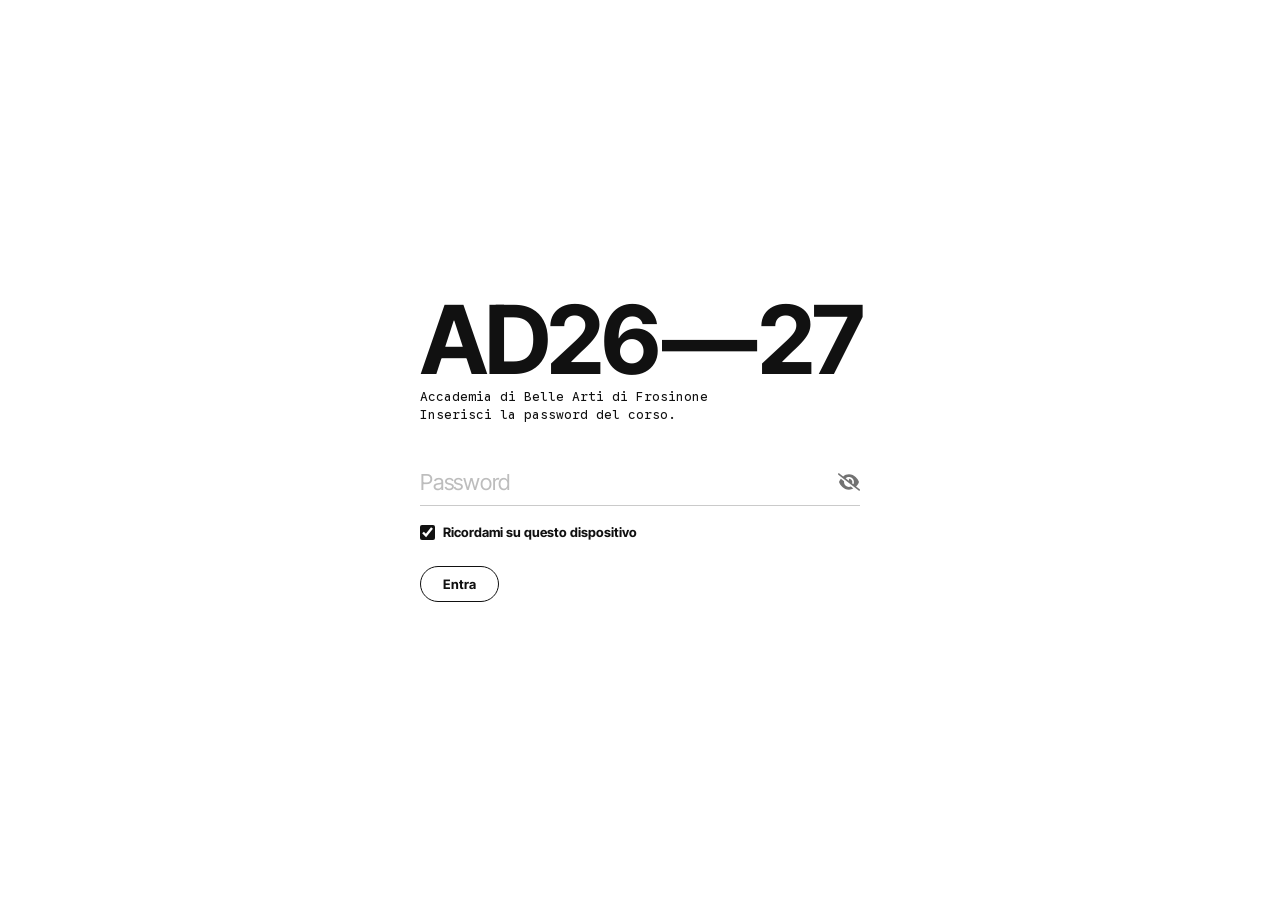
<file: studenti.html>
<!DOCTYPE html>
<html class="staticrypt-html">
    <head>
<meta name="robots" content="noindex" />
        <meta charset="utf-8" />
        <meta name="color-scheme" content="light" />
        <title>Art Direction 26/27</title>
        <meta name="viewport" content="width=device-width, initial-scale=1" />

        <!-- do not cache this page -->
        <meta http-equiv="cache-control" content="max-age=0" />
        <meta http-equiv="cache-control" content="no-cache" />
        <meta http-equiv="expires" content="0" />
        <meta http-equiv="expires" content="Tue, 01 Jan 1980 1:00:00 GMT" />
        <meta http-equiv="pragma" content="no-cache" />

        <style>
@font-face{font-family:"Inter Tight";src:url(fonts/inter-tight-latin-400-normal.woff2) format("woff2");font-weight:400}
@font-face{font-family:"Inter Tight";src:url(fonts/inter-tight-latin-700-normal.woff2) format("woff2");font-weight:700}
@font-face{font-family:"GSC";src:url(fonts/google-sans-code-latin-wght-normal.woff2) format("woff2");font-weight:100 900}
html,body{margin:0;height:100%;color-scheme:light}
.staticrypt-body{background:#fff;color:#111;font-family:"Inter Tight","Helvetica Neue",Arial,sans-serif;-webkit-font-smoothing:antialiased}
.hidden{display:none !important}
.staticrypt-content{min-height:100%;display:flex;align-items:center;justify-content:center;padding:20px;box-sizing:border-box}
.staticrypt-page{width:100%;max-width:440px}
.staticrypt-form{background:none;box-shadow:none;padding:0;margin:0}
.staticrypt-instructions{margin:0 0 34px}
.staticrypt-title{font-family:"Inter Tight","Helvetica Neue",Arial,sans-serif;font-weight:700;line-height:.8;letter-spacing:-.035em;margin:0 0 10px;white-space:nowrap;font-size:96px}.staticrypt-title .ad{display:inline-block;padding-top:.04em}.staticrypt-title .ad-dash{font-style:normal;margin-inline:.045em}
.staticrypt-instructions p:not(.staticrypt-title){font-family:"GSC",monospace;font-size:13px;line-height:1.45;margin:0;color:#111}
.staticrypt-hr{display:none}
.staticrypt-password-container{position:relative;border-bottom:1px solid #CACACA}
#staticrypt-password{width:100%;box-sizing:border-box;border:0;outline:0;background:transparent;font-family:"Inter Tight",sans-serif;font-size:22px;letter-spacing:-.01em;padding:10px 40px 10px 0;color:#111}
#staticrypt-password::placeholder{color:#bdbdbd}
.staticrypt-toggle-password-visibility{position:absolute;right:0;top:50%;transform:translateY(-50%);width:22px;height:22px;cursor:pointer;opacity:.55}
.staticrypt-remember{display:flex;align-items:center;gap:8px;font-size:13px;font-weight:700;margin:18px 0 0;cursor:pointer}
.staticrypt-remember input{width:15px;height:15px;margin:0;accent-color:#111}
.staticrypt-decrypt-button{margin-top:26px;font-family:"Inter Tight",sans-serif;font-size:13px;font-weight:700;color:#111;background:#fff;border:1px solid #111;border-radius:999px;padding:9px 22px;cursor:pointer;-webkit-appearance:none;appearance:none;transition:background .2s,color .2s}
.staticrypt-decrypt-button:hover,.staticrypt-decrypt-button:focus-visible{background:#111;color:#fff}
.staticrypt-spinner-container{height:100%;display:flex;align-items:center;justify-content:center}
.staticrypt-spinner{width:22px;height:22px;border:1.6px solid #111;border-right-color:transparent;border-radius:50%;animation:sp .8s linear infinite}
@keyframes sp{to{transform:rotate(360deg)}}
</style>
    </head>

    <body class="staticrypt-body">
        <div id="staticrypt_loading" class="staticrypt-spinner-container">
            <div class="staticrypt-spinner"></div>
        </div>

        <div id="staticrypt_content" class="staticrypt-content hidden">
            <div class="staticrypt-page">
                <div class="staticrypt-form">
                    <div class="staticrypt-instructions">
                        <p class="staticrypt-title" aria-label="Art Direction 2026–27"><span class="ad">AD26<i class="ad-dash">—</i>27</span></p>
                        <p>Accademia di Belle Arti di Frosinone<br>Inserisci la password del corso.</p>
                    </div>

                    <hr class="staticrypt-hr" />

                    <form id="staticrypt-form" action="#" method="post">
                        <div class="staticrypt-password-container">
                            <input
                                id="staticrypt-password"
                                type="password"
                                name="password"
                                placeholder="Password"
                                autofocus
                            />

                            <img
                                class="staticrypt-toggle-password-visibility"
                                alt="Show password"
                                title="Show password"
                                src="[data-uri]"
                            />
                        </div>

                        <label id="staticrypt-remember-label" class="staticrypt-remember hidden">
                            <input id="staticrypt-remember" type="checkbox" name="remember" checked />
                            Ricordami su questo dispositivo
                        </label>

                        <input type="submit" class="staticrypt-decrypt-button" value="Entra" />
                    </form>
                </div>
            </div>
        </div>

        <script>
            // these variables will be filled when generating the file - the template format is 'variable_name'
            const staticryptInitiator = ((function(){
  const exports = {};
  const cryptoEngine = ((function(){
  const exports = {};
  const { subtle } = crypto;

const IV_BITS = 16 * 8;
const HEX_BITS = 4;
const ENCRYPTION_ALGO = "AES-CBC";

/**
 * Translates between utf8 encoded hexadecimal strings
 * and Uint8Array bytes.
 */
const HexEncoder = {
    /**
     * hex string -> bytes
     * @param {string} hexString
     * @returns {Uint8Array}
     */
    parse: function (hexString) {
        if (hexString.length % 2 !== 0) throw "Invalid hexString";
        const arrayBuffer = new Uint8Array(hexString.length / 2);

        for (let i = 0; i < hexString.length; i += 2) {
            const byteValue = parseInt(hexString.substring(i, i + 2), 16);
            if (isNaN(byteValue)) {
                throw "Invalid hexString";
            }
            arrayBuffer[i / 2] = byteValue;
        }
        return arrayBuffer;
    },

    /**
     * bytes -> hex string
     * @param {Uint8Array} bytes
     * @returns {string}
     */
    stringify: function (bytes) {
        const hexBytes = [];

        for (let i = 0; i < bytes.length; ++i) {
            let byteString = bytes[i].toString(16);
            if (byteString.length < 2) {
                byteString = "0" + byteString;
            }
            hexBytes.push(byteString);
        }
        return hexBytes.join("");
    },
};

/**
 * Translates between utf8 strings and Uint8Array bytes.
 */
const UTF8Encoder = {
    parse: function (str) {
        return new TextEncoder().encode(str);
    },

    stringify: function (bytes) {
        return new TextDecoder().decode(bytes);
    },
};

/**
 * Salt and encrypt a msg with a password.
 */
async function encrypt(msg, hashedPassword) {
    // Must be 16 bytes, unpredictable, and preferably cryptographically random. However, it need not be secret.
    // https://developer.mozilla.org/en-US/docs/Web/API/SubtleCrypto/encrypt#parameters
    const iv = crypto.getRandomValues(new Uint8Array(IV_BITS / 8));

    const key = await subtle.importKey("raw", HexEncoder.parse(hashedPassword), ENCRYPTION_ALGO, false, ["encrypt"]);

    const encrypted = await subtle.encrypt(
        {
            name: ENCRYPTION_ALGO,
            iv: iv,
        },
        key,
        UTF8Encoder.parse(msg)
    );

    // iv will be 32 hex characters, we prepend it to the ciphertext for use in decryption
    return HexEncoder.stringify(iv) + HexEncoder.stringify(new Uint8Array(encrypted));
}
exports.encrypt = encrypt;

/**
 * Decrypt a salted msg using a password.
 *
 * @param {string} encryptedMsg
 * @param {string} hashedPassword
 * @returns {Promise<string>}
 */
async function decrypt(encryptedMsg, hashedPassword) {
    const ivLength = IV_BITS / HEX_BITS;
    const iv = HexEncoder.parse(encryptedMsg.substring(0, ivLength));
    const encrypted = encryptedMsg.substring(ivLength);

    const key = await subtle.importKey("raw", HexEncoder.parse(hashedPassword), ENCRYPTION_ALGO, false, ["decrypt"]);

    const outBuffer = await subtle.decrypt(
        {
            name: ENCRYPTION_ALGO,
            iv: iv,
        },
        key,
        HexEncoder.parse(encrypted)
    );

    return UTF8Encoder.stringify(new Uint8Array(outBuffer));
}
exports.decrypt = decrypt;

/**
 * Salt and hash the password so it can be stored in localStorage without opening a password reuse vulnerability.
 *
 * @param {string} password
 * @param {string} salt
 * @returns {Promise<string>}
 */
async function hashPassword(password, salt) {
    // we hash the password in multiple steps, each adding more iterations. This is because we used to allow less
    // iterations, so for backward compatibility reasons, we need to support going from that to more iterations.
    let hashedPassword = await hashLegacyRound(password, salt);

    hashedPassword = await hashSecondRound(hashedPassword, salt);

    return hashThirdRound(hashedPassword, salt);
}
exports.hashPassword = hashPassword;

/**
 * This hashes the password with 1k iterations. This is a low number, we need this function to support backwards
 * compatibility.
 *
 * @param {string} password
 * @param {string} salt
 * @returns {Promise<string>}
 */
function hashLegacyRound(password, salt) {
    return pbkdf2(password, salt, 1000, "SHA-1");
}
exports.hashLegacyRound = hashLegacyRound;

/**
 * Add a second round of iterations. This is because we used to use 1k, so for backwards compatibility with
 * remember-me/autodecrypt links, we need to support going from that to more iterations.
 *
 * @param hashedPassword
 * @param salt
 * @returns {Promise<string>}
 */
function hashSecondRound(hashedPassword, salt) {
    return pbkdf2(hashedPassword, salt, 14000, "SHA-256");
}
exports.hashSecondRound = hashSecondRound;

/**
 * Add a third round of iterations to bring total number to 600k. This is because we used to use 1k, then 15k, so for
 * backwards compatibility with remember-me/autodecrypt links, we need to support going from that to more iterations.
 *
 * @param hashedPassword
 * @param salt
 * @returns {Promise<string>}
 */
function hashThirdRound(hashedPassword, salt) {
    return pbkdf2(hashedPassword, salt, 585000, "SHA-256");
}
exports.hashThirdRound = hashThirdRound;

/**
 * Salt and hash the password so it can be stored in localStorage without opening a password reuse vulnerability.
 *
 * @param {string} password
 * @param {string} salt
 * @param {int} iterations
 * @param {string} hashAlgorithm
 * @returns {Promise<string>}
 */
async function pbkdf2(password, salt, iterations, hashAlgorithm) {
    const key = await subtle.importKey("raw", UTF8Encoder.parse(password), "PBKDF2", false, ["deriveBits"]);

    const keyBytes = await subtle.deriveBits(
        {
            name: "PBKDF2",
            hash: hashAlgorithm,
            iterations,
            salt: UTF8Encoder.parse(salt),
        },
        key,
        256
    );

    return HexEncoder.stringify(new Uint8Array(keyBytes));
}

function generateRandomSalt() {
    const bytes = crypto.getRandomValues(new Uint8Array(128 / 8));

    return HexEncoder.stringify(new Uint8Array(bytes));
}
exports.generateRandomSalt = generateRandomSalt;

async function signMessage(hashedPassword, message) {
    const key = await subtle.importKey(
        "raw",
        HexEncoder.parse(hashedPassword),
        {
            name: "HMAC",
            hash: "SHA-256",
        },
        false,
        ["sign"]
    );
    const signature = await subtle.sign("HMAC", key, UTF8Encoder.parse(message));

    return HexEncoder.stringify(new Uint8Array(signature));
}
exports.signMessage = signMessage;

function getRandomAlphanum() {
    const possibleCharacters = "abcdefghijklmnopqrstuvwxyzABCDEFGHIJKLMNOPQRSTUVWXYZ0123456789";

    let byteArray;
    let parsedInt;

    // Keep generating new random bytes until we get a value that falls
    // within a range that can be evenly divided by possibleCharacters.length
    do {
        byteArray = crypto.getRandomValues(new Uint8Array(1));
        // extract the lowest byte to get an int from 0 to 255 (probably unnecessary, since we're only generating 1 byte)
        parsedInt = byteArray[0] & 0xff;
    } while (parsedInt >= 256 - (256 % possibleCharacters.length));

    // Take the modulo of the parsed integer to get a random number between 0 and totalLength - 1
    const randomIndex = parsedInt % possibleCharacters.length;

    return possibleCharacters[randomIndex];
}

/**
 * Generate a random string of a given length.
 *
 * @param {int} length
 * @returns {string}
 */
function generateRandomString(length) {
    let randomString = "";

    for (let i = 0; i < length; i++) {
        randomString += getRandomAlphanum();
    }

    return randomString;
}
exports.generateRandomString = generateRandomString;

  return exports;
})());
const codec = ((function(){
  const exports = {};
  /**
 * Initialize the codec with the provided cryptoEngine - this return functions to encode and decode messages.
 *
 * @param cryptoEngine - the engine to use for encryption / decryption
 */
function init(cryptoEngine) {
    const exports = {};

    /**
     * Top-level function for encoding a message.
     * Includes password hashing, encryption, and signing.
     *
     * @param {string} msg
     * @param {string} password
     * @param {string} salt
     *
     * @returns {string} The encoded text
     */
    async function encode(msg, password, salt) {
        const hashedPassword = await cryptoEngine.hashPassword(password, salt);

        const encrypted = await cryptoEngine.encrypt(msg, hashedPassword);

        // we use the hashed password in the HMAC because this is effectively what will be used a password (so we can store
        // it in localStorage safely, we don't use the clear text password)
        const hmac = await cryptoEngine.signMessage(hashedPassword, encrypted);

        return hmac + encrypted;
    }
    exports.encode = encode;

    /**
     * Encode using a password that has already been hashed. This is useful to encode multiple messages in a row, that way
     * we don't need to hash the password multiple times.
     *
     * @param {string} msg
     * @param {string} hashedPassword
     *
     * @returns {string} The encoded text
     */
    async function encodeWithHashedPassword(msg, hashedPassword) {
        const encrypted = await cryptoEngine.encrypt(msg, hashedPassword);

        // we use the hashed password in the HMAC because this is effectively what will be used a password (so we can store
        // it in localStorage safely, we don't use the clear text password)
        const hmac = await cryptoEngine.signMessage(hashedPassword, encrypted);

        return hmac + encrypted;
    }
    exports.encodeWithHashedPassword = encodeWithHashedPassword;

    /**
     * Top-level function for decoding a message.
     * Includes signature check and decryption.
     *
     * @param {string} signedMsg
     * @param {string} hashedPassword
     * @param {string} salt
     * @param {int} backwardCompatibleAttempt
     * @param {string} originalPassword
     *
     * @returns {Object} {success: true, decoded: string} | {success: false, message: string}
     */
    async function decode(signedMsg, hashedPassword, salt, backwardCompatibleAttempt = 0, originalPassword = "") {
        const encryptedHMAC = signedMsg.substring(0, 64);
        const encryptedMsg = signedMsg.substring(64);
        const decryptedHMAC = await cryptoEngine.signMessage(hashedPassword, encryptedMsg);

        if (decryptedHMAC !== encryptedHMAC) {
            // we have been raising the number of iterations in the hashing algorithm multiple times, so to support the old
            // remember-me/autodecrypt links we need to try bringing the old hashes up to speed.
            originalPassword = originalPassword || hashedPassword;
            if (backwardCompatibleAttempt === 0) {
                const updatedHashedPassword = await cryptoEngine.hashThirdRound(originalPassword, salt);

                return decode(signedMsg, updatedHashedPassword, salt, backwardCompatibleAttempt + 1, originalPassword);
            }
            if (backwardCompatibleAttempt === 1) {
                let updatedHashedPassword = await cryptoEngine.hashSecondRound(originalPassword, salt);
                updatedHashedPassword = await cryptoEngine.hashThirdRound(updatedHashedPassword, salt);

                return decode(signedMsg, updatedHashedPassword, salt, backwardCompatibleAttempt + 1, originalPassword);
            }

            return { success: false, message: "Signature mismatch" };
        }

        return {
            success: true,
            decoded: await cryptoEngine.decrypt(encryptedMsg, hashedPassword),
        };
    }
    exports.decode = decode;

    return exports;
}
exports.init = init;

  return exports;
})());
const decode = codec.init(cryptoEngine).decode;

/**
 * Initialize the staticrypt module, that exposes functions callbable by the password_template.
 *
 * @param {{
 *  staticryptEncryptedMsgUniqueVariableName: string,
 *  isRememberEnabled: boolean,
 *  rememberDurationInDays: number,
 *  staticryptSaltUniqueVariableName: string,
 * }} staticryptConfig - object of data that is stored on the password_template at encryption time.
 *
 * @param {{
 *  rememberExpirationKey: string,
 *  rememberPassphraseKey: string,
 *  replaceHtmlCallback: function,
 *  clearLocalStorageCallback: function,
 * }} templateConfig - object of data that can be configured by a custom password_template.
 */
function init(staticryptConfig, templateConfig) {
    const exports = {};

    /**
     * Decrypt our encrypted page, replace the whole HTML.
     *
     * @param {string} hashedPassword
     * @returns {Promise<boolean>}
     */
    async function decryptAndReplaceHtml(hashedPassword) {
        const { staticryptEncryptedMsgUniqueVariableName, staticryptSaltUniqueVariableName } = staticryptConfig;
        const { replaceHtmlCallback } = templateConfig;

        const result = await decode(
            staticryptEncryptedMsgUniqueVariableName,
            hashedPassword,
            staticryptSaltUniqueVariableName
        );
        if (!result.success) {
            return false;
        }
        const plainHTML = result.decoded;

        // if the user configured a callback call it, otherwise just replace the whole HTML
        if (typeof replaceHtmlCallback === "function") {
            replaceHtmlCallback(plainHTML);
        } else {
            document.write(plainHTML);
            document.close();
        }

        return true;
    }

    /**
     * Attempt to decrypt the page and replace the whole HTML.
     *
     * @param {string} password
     * @param {boolean} isRememberChecked
     *
     * @returns {Promise<{isSuccessful: boolean, hashedPassword?: string}>} - we return an object, so that if we want to
     *   expose more information in the future we can do it without breaking the password_template
     */
    async function handleDecryptionOfPage(password, isRememberChecked) {
        const { staticryptSaltUniqueVariableName } = staticryptConfig;

        // decrypt and replace the whole page
        const hashedPassword = await cryptoEngine.hashPassword(password, staticryptSaltUniqueVariableName);
        return handleDecryptionOfPageFromHash(hashedPassword, isRememberChecked);
    }
    exports.handleDecryptionOfPage = handleDecryptionOfPage;

    async function handleDecryptionOfPageFromHash(hashedPassword, isRememberChecked) {
        const { isRememberEnabled, rememberDurationInDays } = staticryptConfig;
        const { rememberExpirationKey, rememberPassphraseKey } = templateConfig;

        const isDecryptionSuccessful = await decryptAndReplaceHtml(hashedPassword);

        if (!isDecryptionSuccessful) {
            return {
                isSuccessful: false,
                hashedPassword,
            };
        }

        // remember the hashedPassword and set its expiration if necessary
        if (isRememberEnabled && isRememberChecked) {
            window.localStorage.setItem(rememberPassphraseKey, hashedPassword);

            // set the expiration if the duration isn't 0 (meaning no expiration)
            if (rememberDurationInDays > 0) {
                window.localStorage.setItem(
                    rememberExpirationKey,
                    (new Date().getTime() + rememberDurationInDays * 24 * 60 * 60 * 1000).toString()
                );
            }
        }

        return {
            isSuccessful: true,
            hashedPassword,
        };
    }
    exports.handleDecryptionOfPageFromHash = handleDecryptionOfPageFromHash;

    /**
     * Clear localstorage from staticrypt related values
     */
    function clearLocalStorage() {
        const { clearLocalStorageCallback, rememberExpirationKey, rememberPassphraseKey } = templateConfig;

        if (typeof clearLocalStorageCallback === "function") {
            clearLocalStorageCallback();
        } else {
            localStorage.removeItem(rememberPassphraseKey);
            localStorage.removeItem(rememberExpirationKey);
        }
    }

    async function handleDecryptOnLoad() {
        let isSuccessful = await decryptOnLoadFromUrl();

        if (!isSuccessful) {
            isSuccessful = await decryptOnLoadFromRememberMe();
        }

        return { isSuccessful };
    }
    exports.handleDecryptOnLoad = handleDecryptOnLoad;

    /**
     * Clear storage if we are logging out
     *
     * @returns {boolean} - whether we logged out
     */
    function logoutIfNeeded() {
        const logoutKey = "staticrypt_logout";

        // handle logout through query param
        const queryParams = new URLSearchParams(window.location.search);
        if (queryParams.has(logoutKey)) {
            clearLocalStorage();
            return true;
        }

        // handle logout through URL fragment
        const hash = window.location.hash.substring(1);
        if (hash.includes(logoutKey)) {
            clearLocalStorage();
            return true;
        }

        return false;
    }

    /**
     * To be called on load: check if we want to try to decrypt and replace the HTML with the decrypted content, and
     * try to do it if needed.
     *
     * @returns {Promise<boolean>} true if we derypted and replaced the whole page, false otherwise
     */
    async function decryptOnLoadFromRememberMe() {
        const { rememberDurationInDays } = staticryptConfig;
        const { rememberExpirationKey, rememberPassphraseKey } = templateConfig;

        // if we are login out, terminate
        if (logoutIfNeeded()) {
            return false;
        }

        // if there is expiration configured, check if we're not beyond the expiration
        if (rememberDurationInDays && rememberDurationInDays > 0) {
            const expiration = localStorage.getItem(rememberExpirationKey),
                isExpired = expiration && new Date().getTime() > parseInt(expiration);

            if (isExpired) {
                clearLocalStorage();
                return false;
            }
        }

        const hashedPassword = localStorage.getItem(rememberPassphraseKey);

        if (hashedPassword) {
            // try to decrypt
            const isDecryptionSuccessful = await decryptAndReplaceHtml(hashedPassword);

            // if the decryption is unsuccessful the password might be wrong - silently clear the saved data and let
            // the user fill the password form again
            if (!isDecryptionSuccessful) {
                clearLocalStorage();
                return false;
            }

            return true;
        }

        return false;
    }

    async function decryptOnLoadFromUrl() {
        const passwordKey = "staticrypt_pwd";
        const rememberMeKey = "remember_me";

        // try to get the password from the query param (for backward compatibility - we now want to avoid this method,
        // since it sends the hashed password to the server which isn't needed)
        const queryParams = new URLSearchParams(window.location.search);
        const hashedPasswordQuery = queryParams.get(passwordKey);
        const rememberMeQuery = queryParams.get(rememberMeKey);

        const urlFragment = window.location.hash.substring(1);
        // get the password from the url fragment
        const hashedPasswordRegexMatch = urlFragment.match(new RegExp(passwordKey + "=([^&]*)"));
        const hashedPasswordFragment = hashedPasswordRegexMatch ? hashedPasswordRegexMatch[1] : null;
        const rememberMeFragment = urlFragment.includes(rememberMeKey);

        const hashedPassword = hashedPasswordFragment || hashedPasswordQuery;
        const rememberMe = rememberMeFragment || rememberMeQuery;

        if (hashedPassword) {
            return handleDecryptionOfPageFromHash(hashedPassword, rememberMe);
        }

        return false;
    }

    return exports;
}
exports.init = init;

  return exports;
})());
            const templateError = "Password non corretta",
                templateToggleAltShow = "Show password",
                templateToggleAltHide = "Hide password",
                isRememberEnabled = true,
                staticryptConfig = {"staticryptEncryptedMsgUniqueVariableName":"[base64]","isRememberEnabled":true,"rememberDurationInDays":30,"staticryptSaltUniqueVariableName":"b821e0aa10d270e2ea5f87ff5c4ee084"};

            // you can edit these values to customize some of the behavior of StatiCrypt
            const templateConfig = {
                rememberExpirationKey: "staticrypt_expiration",
                rememberPassphraseKey: "staticrypt_passphrase",
                replaceHtmlCallback: function (html) {
                    // 27.10: la pagina resta nascosta finché style.css non è caricato (niente lampo di testo senza stile), come in Design editoriale
                    html = html.replace(/<head([^>]*)>/i, '<head$1><style id="sc-pre">html{visibility:hidden}</style>');
                    html = html.replace(/<body([^>]*)>/i, '<body$1><scr' + 'ipt>(function(){var s=document.getElementById("sc-pre");if(s)s.remove();})();<\/script>');
                    document.write(html);
                    document.close();
                },
                clearLocalStorageCallback: null,
            };

            // init the staticrypt engine
            const staticrypt = staticryptInitiator.init(staticryptConfig, templateConfig);

            const SESSION_KEY = "staticrypt_sessione";

            // try to automatically decrypt on load if there is a saved password
            window.onload = async function () {
                let { isSuccessful } = await staticrypt.handleDecryptOnLoad();

                // 27.10: senza «Ricordami» la password vale per la sessione del browser (sessionStorage),
                // così passando tra Lezioni, Studenti e Link non viene richiesta di nuovo
                if (!isSuccessful) {
                    let h = null;
                    try { h = sessionStorage.getItem(SESSION_KEY); } catch (e) {}
                    if (h) {
                        ({ isSuccessful } = await staticrypt.handleDecryptionOfPageFromHash(h, false));
                        if (!isSuccessful) { try { sessionStorage.removeItem(SESSION_KEY); } catch (e) {} }
                    }
                }

                // if we didn't decrypt anything on load, show the password prompt. Otherwise the content has already been
                // replaced, no need to do anything
                if (!isSuccessful) {
                    // hide loading screen
                    document.getElementById("staticrypt_loading").classList.add("hidden");
                    document.getElementById("staticrypt_content").classList.remove("hidden");
                    document.getElementById("staticrypt-password").focus();

                    // show the remember me checkbox
                    if (isRememberEnabled) {
                        document.getElementById("staticrypt-remember-label").classList.remove("hidden");
                    }
                }
            };

            // toggle password visibility
            const toggleIcon = document.querySelector(".staticrypt-toggle-password-visibility");
            // these two icons are coming from FontAwesome
            const imgSrcEyeClosed =
                "[data-uri]";
            const imgSrcEyeOpened =
                "[data-uri]";
            toggleIcon.addEventListener("click", function () {
                const passwordInput = document.getElementById("staticrypt-password");
                if (passwordInput.type === "password") {
                    passwordInput.type = "text";
                    toggleIcon.src = imgSrcEyeOpened;
                    toggleIcon.alt = templateToggleAltHide;
                    toggleIcon.title = templateToggleAltHide;
                } else {
                    passwordInput.type = "password";
                    toggleIcon.src = imgSrcEyeClosed;
                    toggleIcon.alt = templateToggleAltShow;
                    toggleIcon.title = templateToggleAltShow;
                }
            });

            // handle password form submission
            document.getElementById("staticrypt-form").addEventListener("submit", async function (e) {
                e.preventDefault();

                const password = document.getElementById("staticrypt-password").value,
                    isRememberChecked = document.getElementById("staticrypt-remember").checked;

                const { isSuccessful, hashedPassword } = await staticrypt.handleDecryptionOfPage(password, isRememberChecked);

                if (isSuccessful && hashedPassword) {
                    try { sessionStorage.setItem(SESSION_KEY, hashedPassword); } catch (e) {}
                }

                if (!isSuccessful) {
                    alert(templateError);
                }
            });
        </script>
    <script>
(function () {
  function fit() {
    var t = document.querySelector('.staticrypt-title'), a = t && t.querySelector('.ad'), w = t && t.parentNode.clientWidth;
    if (!a || !w) return;
    t.style.fontSize = '100px';
    t.style.fontSize = (100 * w / a.getBoundingClientRect().width) + 'px';
  }
  if (document.fonts && document.fonts.ready) document.fonts.ready.then(fit);
  window.addEventListener('load', fit); window.addEventListener('resize', fit);
  new MutationObserver(fit).observe(document.getElementById('staticrypt_content'), { attributes: true, attributeFilter: ['class'] });
})();
</script>
</body>
</html>
</file>
